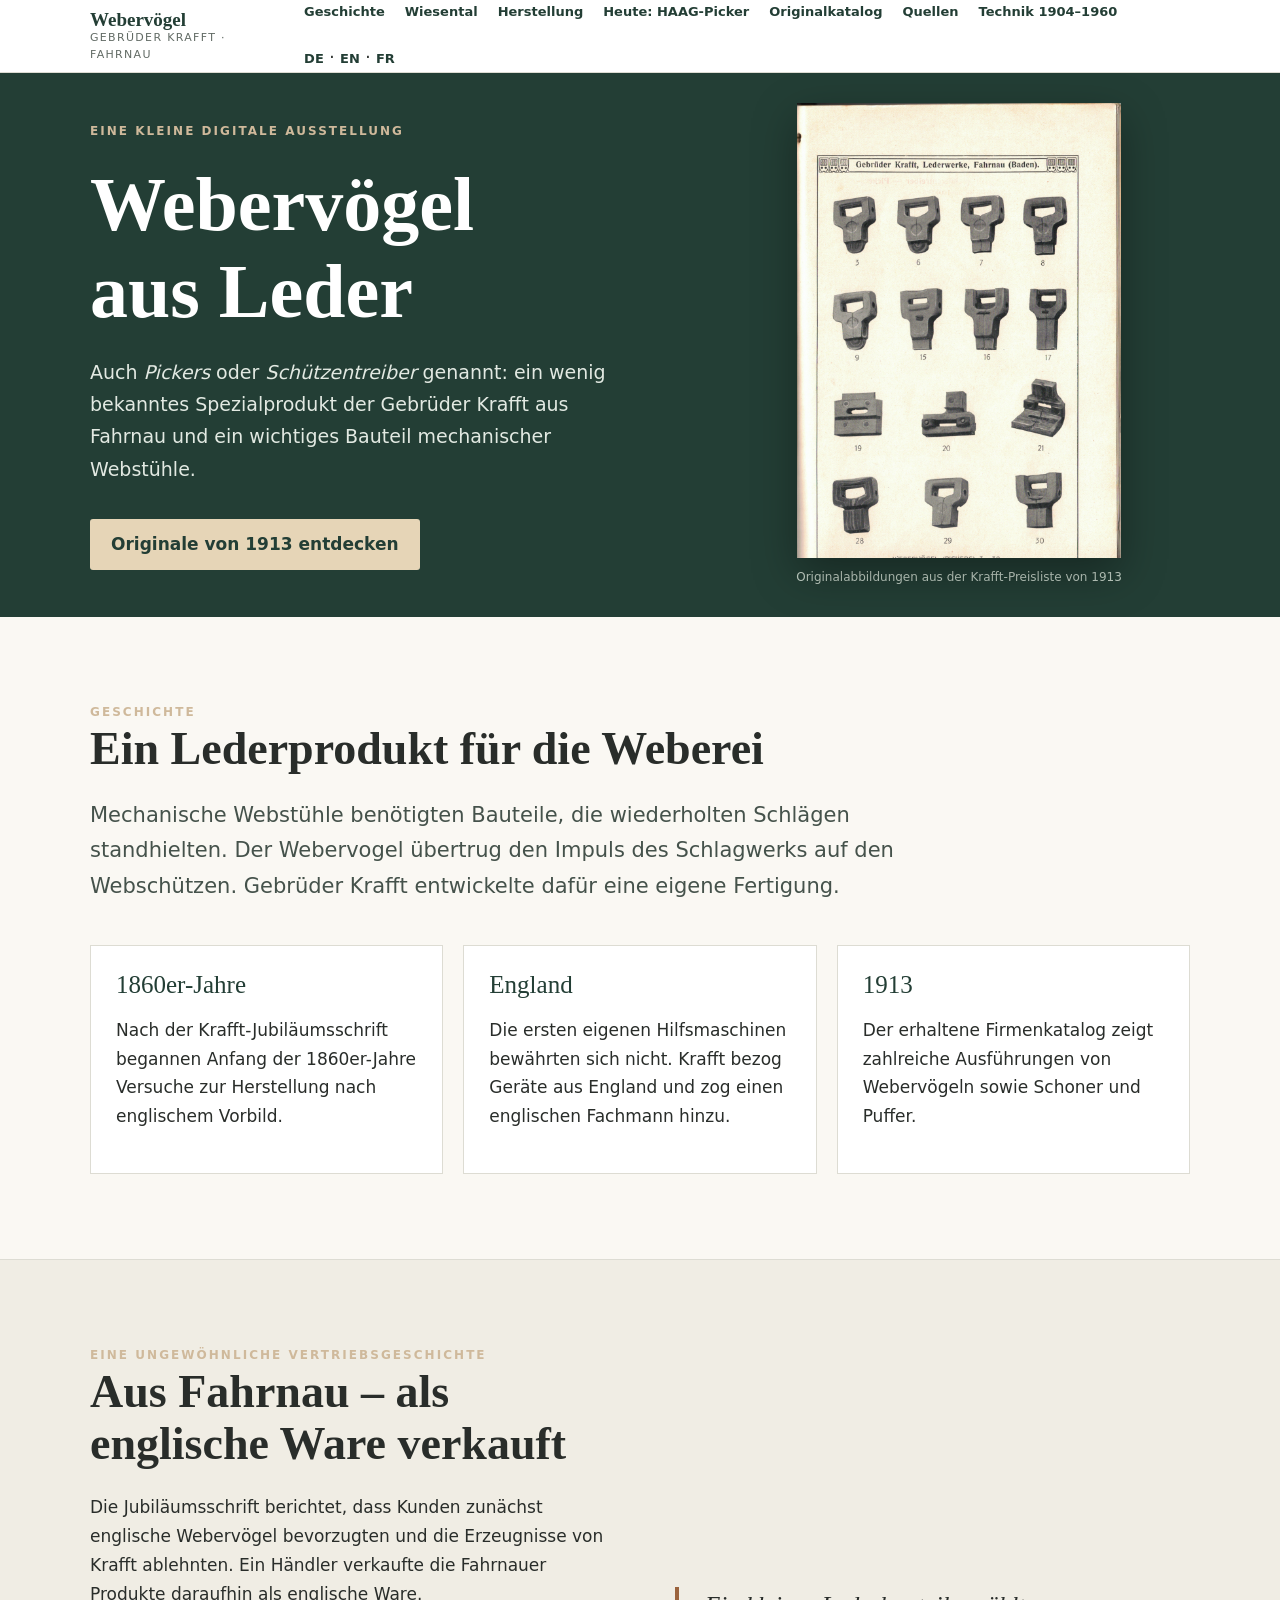
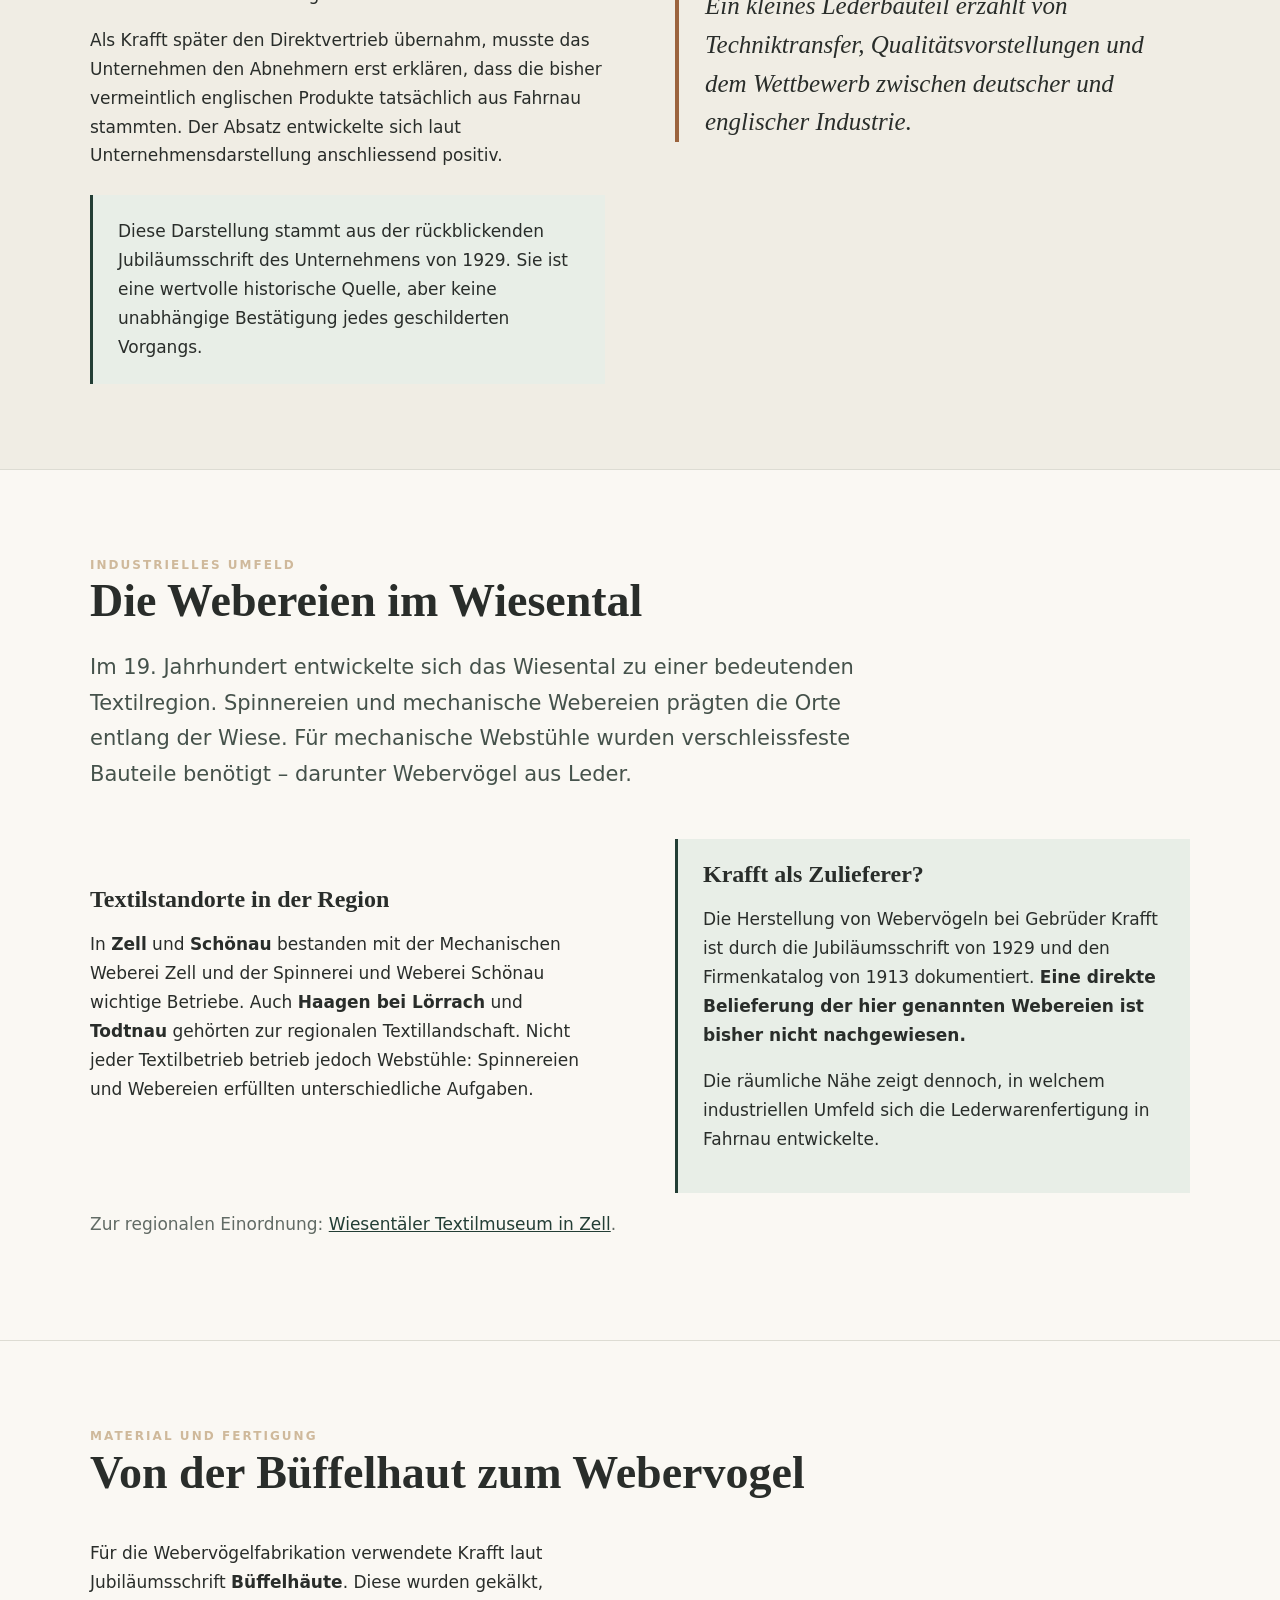
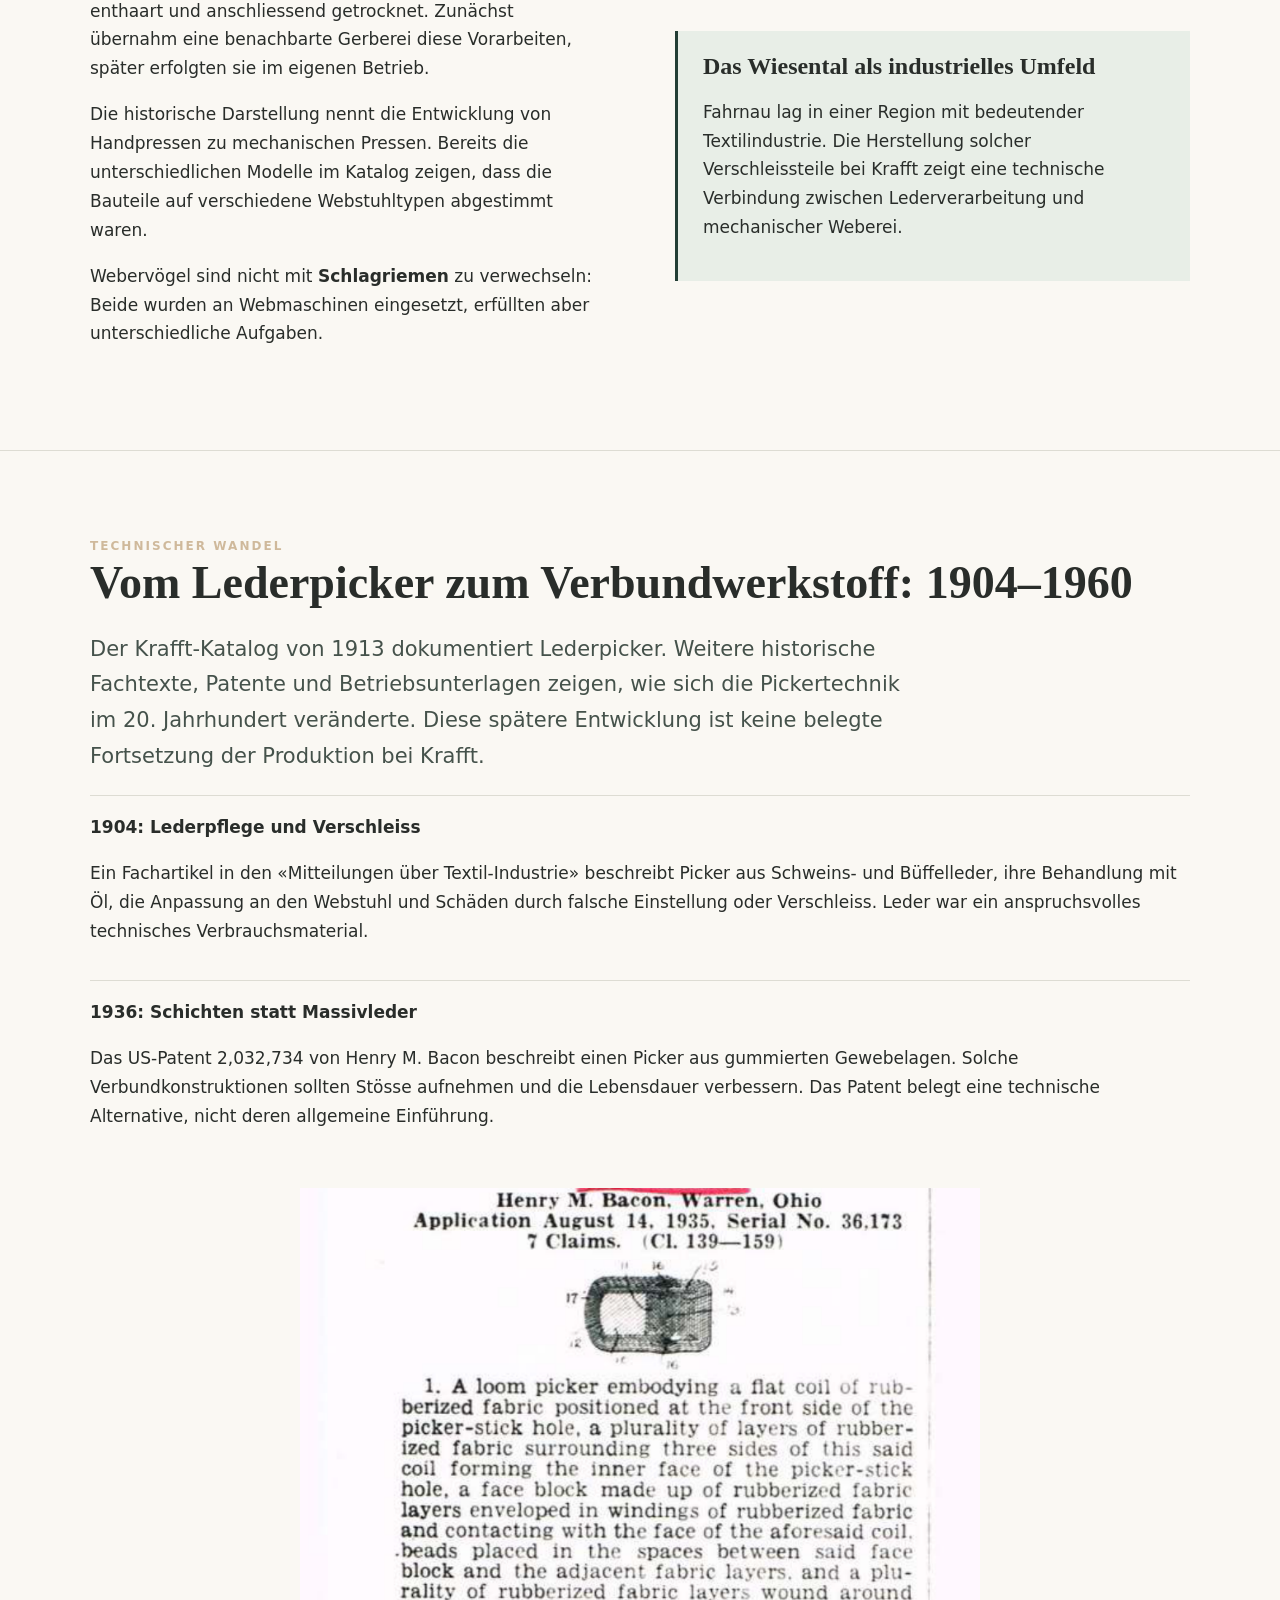
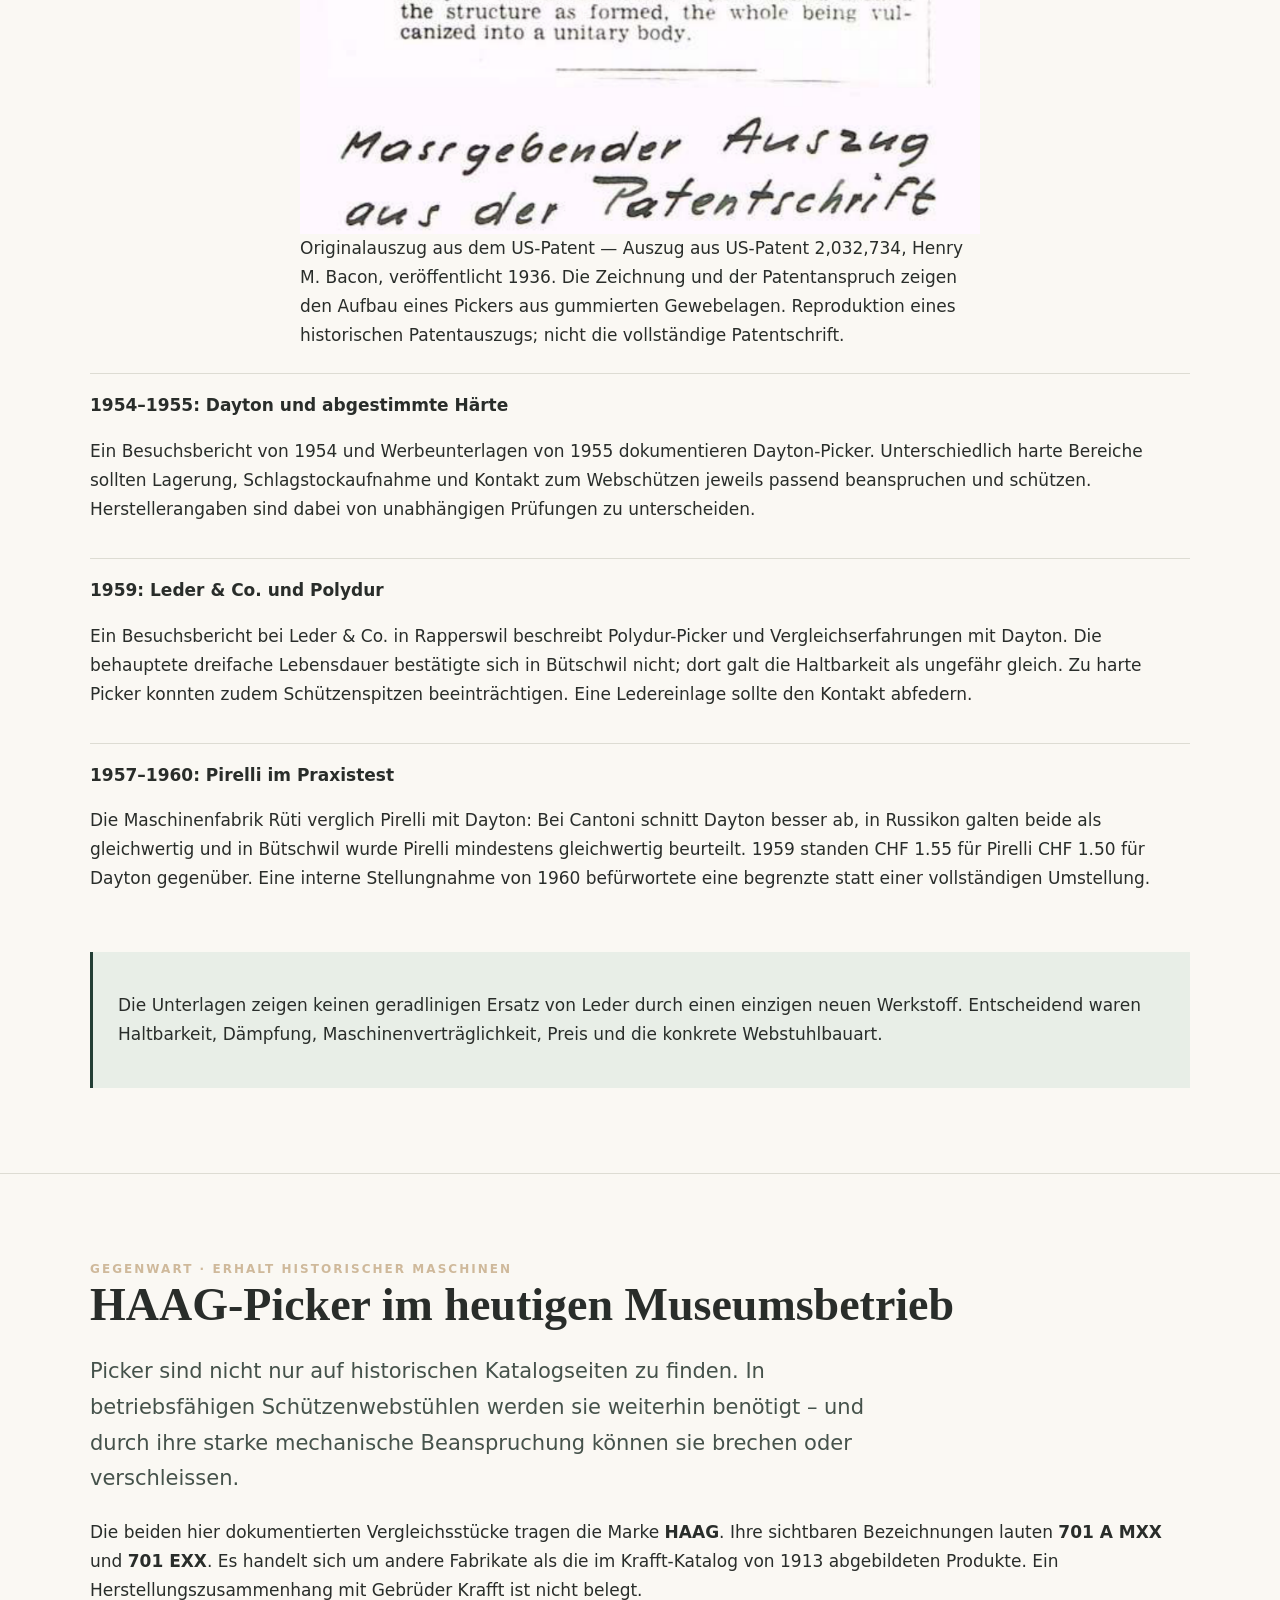
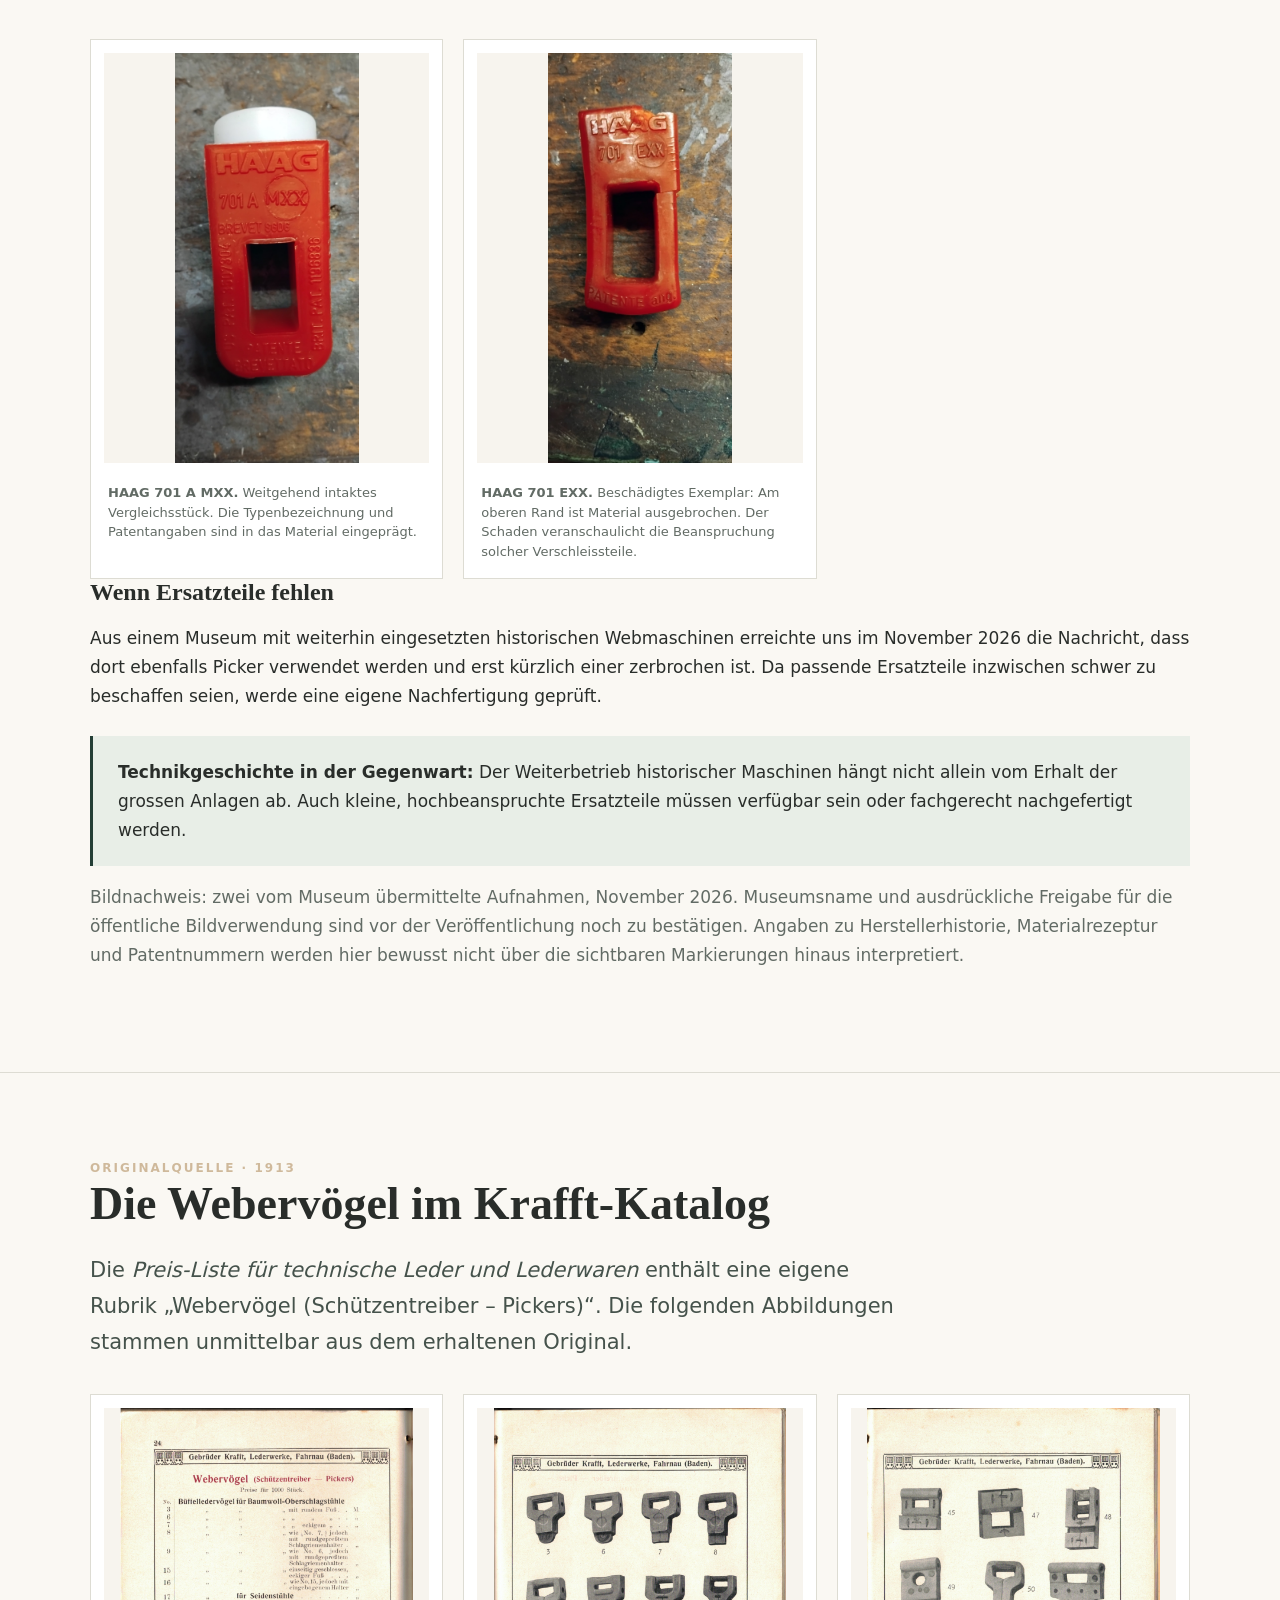
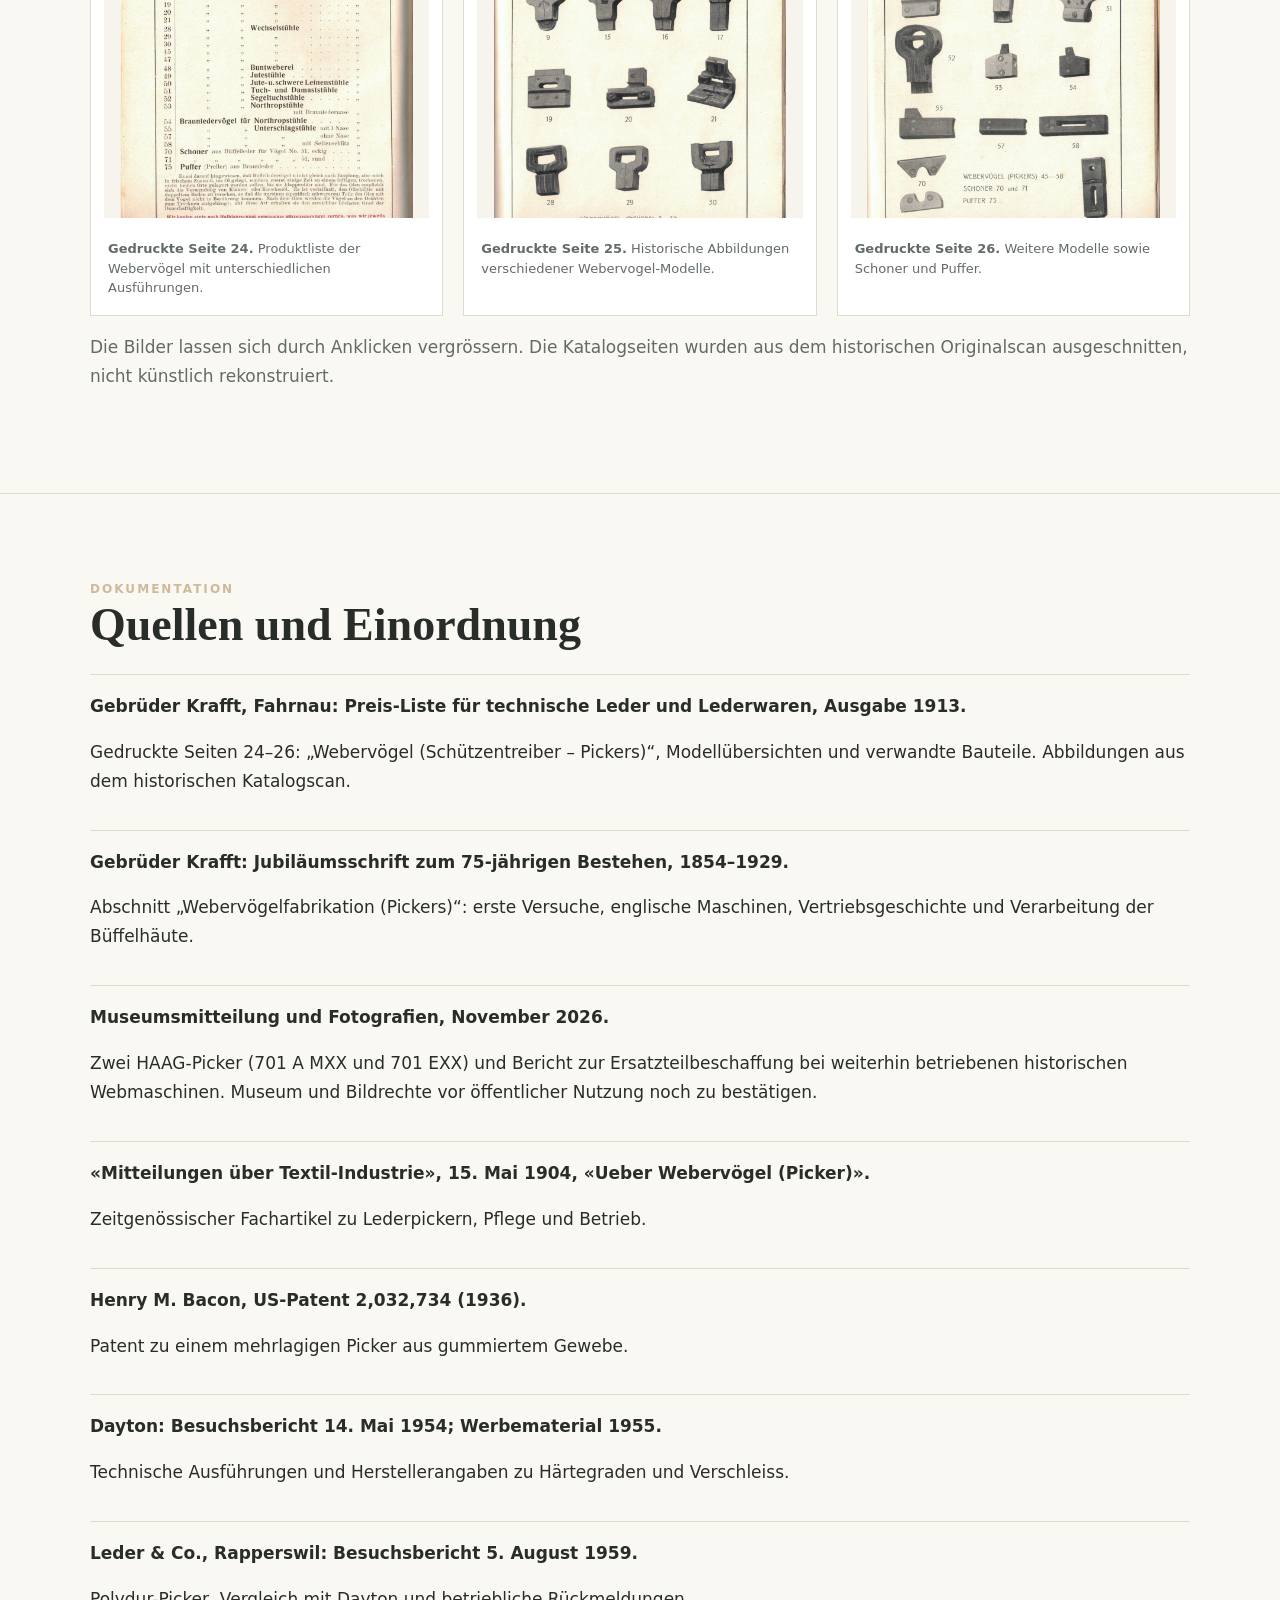
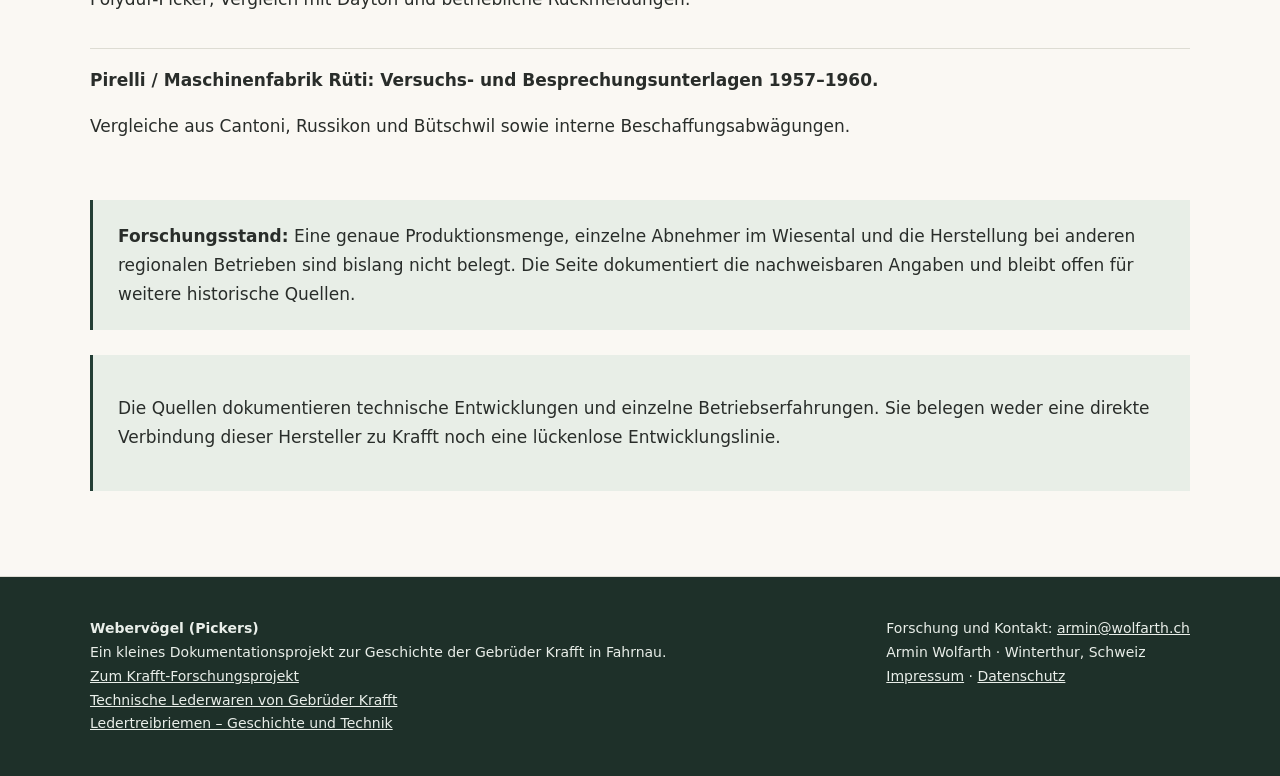
<file: index.html>
<!DOCTYPE html>

<html lang="de">
<head>
<meta charset="utf-8"/>
<meta content="width=device-width, initial-scale=1" name="viewport"/>
<title>Webervögel (Pickers) aus Leder | Gebrüder Krafft Fahrnau</title>
<meta content="Historische Webervögel (Pickers) aus Leder: Herstellung, englischer Technologietransfer, Krafft-Katalog 1913 und HAAG-Picker im heutigen Museumsbetrieb." name="description"/>
<meta content="index,follow" name="robots"/>
<link href="https://pickers.krafft-fahrnau.de/" rel="canonical"/>
<link href="style.css" rel="stylesheet"/>
<link href="https://pickers.krafft-fahrnau.de/" hreflang="de" rel="alternate"/><link href="https://pickers.krafft-fahrnau.de/en/" hreflang="en" rel="alternate"/><link href="https://pickers.krafft-fahrnau.de/fr/" hreflang="fr" rel="alternate"/></head>
<body>
<header class="top"><div class="wrap top-inner"><a class="brand" href="#start">Webervögel <small>Gebrüder Krafft · Fahrnau</small></a>
<nav aria-label="Hauptnavigation"><a href="#geschichte">Geschichte</a><a href="#wiesental">Wiesental</a><a href="#herstellung">Herstellung</a><a href="#haag">Heute: HAAG-Picker</a><a href="#katalog">Originalkatalog</a><a href="#quellen">Quellen</a><a href="#entwicklung">Technik 1904–1960</a><span aria-label="Sprachen" class="language-switch"><a aria-current="page" href="/">DE</a> · <a href="/en/">EN</a> · <a href="/fr/">FR</a></span></nav></div></header>
<main id="start">
<section class="hero"><div class="wrap hero-grid"><div><div class="eyebrow">Eine kleine digitale Ausstellung</div><h1>Webervögel<br/>aus Leder</h1><p>Auch <em>Pickers</em> oder <em>Schützentreiber</em> genannt: ein wenig bekanntes Spezialprodukt der Gebrüder Krafft aus Fahrnau und ein wichtiges Bauteil mechanischer Webstühle.</p><a class="button" href="#katalog">Originale von 1913 entdecken</a></div><figure><img alt="Historische Modellübersicht der Webervögel im Krafft-Katalog von 1913" src="assets/katalog-1913-webervoegel-modelle-1.png"/><figcaption>Originalabbildungen aus der Krafft-Preisliste von 1913</figcaption></figure></div></section>
<section class="section" id="geschichte"><div class="wrap"><div class="eyebrow">Geschichte</div><h2>Ein Lederprodukt für die Weberei</h2><p class="intro">Mechanische Webstühle benötigten Bauteile, die wiederholten Schlägen standhielten. Der Webervogel übertrug den Impuls des Schlagwerks auf den Webschützen. Gebrüder Krafft entwickelte dafür eine eigene Fertigung.</p><div class="facts"><div class="fact"><strong>1860er-Jahre</strong><p>Nach der Krafft-Jubiläumsschrift begannen Anfang der 1860er-Jahre Versuche zur Herstellung nach englischem Vorbild.</p></div><div class="fact"><strong>England</strong><p>Die ersten eigenen Hilfsmaschinen bewährten sich nicht. Krafft bezog Geräte aus England und zog einen englischen Fachmann hinzu.</p></div><div class="fact"><strong>1913</strong><p>Der erhaltene Firmenkatalog zeigt zahlreiche Ausführungen von Webervögeln sowie Schoner und Puffer.</p></div></div></div></section>
<section class="section story"><div class="wrap two"><div><div class="eyebrow">Eine ungewöhnliche Vertriebsgeschichte</div><h2>Aus Fahrnau – als englische Ware verkauft</h2><p>Die Jubiläumsschrift berichtet, dass Kunden zunächst englische Webervögel bevorzugten und die Erzeugnisse von Krafft ablehnten. Ein Händler verkaufte die Fahrnauer Produkte daraufhin als englische Ware.</p><p>Als Krafft später den Direktvertrieb übernahm, musste das Unternehmen den Abnehmern erst erklären, dass die bisher vermeintlich englischen Produkte tatsächlich aus Fahrnau stammten. Der Absatz entwickelte sich laut Unternehmensdarstellung anschliessend positiv.</p><div class="note">Diese Darstellung stammt aus der rückblickenden Jubiläumsschrift des Unternehmens von 1929. Sie ist eine wertvolle historische Quelle, aber keine unabhängige Bestätigung jedes geschilderten Vorgangs.</div></div><div><p class="quote">Ein kleines Lederbauteil erzählt von Techniktransfer, Qualitätsvorstellungen und dem Wettbewerb zwischen deutscher und englischer Industrie.</p></div></div></section>
<section class="section" id="wiesental"><div class="wrap"><div class="eyebrow">Industrielles Umfeld</div><h2>Die Webereien im Wiesental</h2><p class="intro">Im 19. Jahrhundert entwickelte sich das Wiesental zu einer bedeutenden Textilregion. Spinnereien und mechanische Webereien prägten die Orte entlang der Wiese. Für mechanische Webstühle wurden verschleissfeste Bauteile benötigt – darunter Webervögel aus Leder.</p><div class="two"><div><h3>Textilstandorte in der Region</h3><p>In <strong>Zell</strong> und <strong>Schönau</strong> bestanden mit der Mechanischen Weberei Zell und der Spinnerei und Weberei Schönau wichtige Betriebe. Auch <strong>Haagen bei Lörrach</strong> und <strong>Todtnau</strong> gehörten zur regionalen Textillandschaft. Nicht jeder Textilbetrieb betrieb jedoch Webstühle: Spinnereien und Webereien erfüllten unterschiedliche Aufgaben.</p></div><div class="note"><h3>Krafft als Zulieferer?</h3><p>Die Herstellung von Webervögeln bei Gebrüder Krafft ist durch die Jubiläumsschrift von 1929 und den Firmenkatalog von 1913 dokumentiert. <strong>Eine direkte Belieferung der hier genannten Webereien ist bisher nicht nachgewiesen.</strong></p><p>Die räumliche Nähe zeigt dennoch, in welchem industriellen Umfeld sich die Lederwarenfertigung in Fahrnau entwickelte.</p></div></div><p class="muted">Zur regionalen Einordnung: <a href="https://www.wiesentaeler-textilmuseum.de/" rel="noopener noreferrer" target="_blank">Wiesentäler Textilmuseum in Zell</a>.</p></div></section>
<section class="section" id="herstellung"><div class="wrap"><div class="eyebrow">Material und Fertigung</div><h2>Von der Büffelhaut zum Webervogel</h2><div class="two"><div><p>Für die Webervögelfabrikation verwendete Krafft laut Jubiläumsschrift <strong>Büffelhäute</strong>. Diese wurden gekälkt, enthaart und anschliessend getrocknet. Zunächst übernahm eine benachbarte Gerberei diese Vorarbeiten, später erfolgten sie im eigenen Betrieb.</p><p>Die historische Darstellung nennt die Entwicklung von Handpressen zu mechanischen Pressen. Bereits die unterschiedlichen Modelle im Katalog zeigen, dass die Bauteile auf verschiedene Webstuhltypen abgestimmt waren.</p><p>Webervögel sind nicht mit <strong>Schlagriemen</strong> zu verwechseln: Beide wurden an Webmaschinen eingesetzt, erfüllten aber unterschiedliche Aufgaben.</p></div><div class="note"><h3>Das Wiesental als industrielles Umfeld</h3><p>Fahrnau lag in einer Region mit bedeutender Textilindustrie. Die Herstellung solcher Verschleissteile bei Krafft zeigt eine technische Verbindung zwischen Lederverarbeitung und mechanischer Weberei.</p></div></div></div></section>
<section class="section" id="entwicklung"><div class="wrap"><div class="eyebrow">Technischer Wandel</div><h2>Vom Lederpicker zum Verbundwerkstoff: 1904–1960</h2><p class="intro">Der Krafft-Katalog von 1913 dokumentiert Lederpicker. Weitere historische Fachtexte, Patente und Betriebsunterlagen zeigen, wie sich die Pickertechnik im 20. Jahrhundert veränderte. Diese spätere Entwicklung ist keine belegte Fortsetzung der Produktion bei Krafft.</p><div class="source"><strong>1904: Lederpflege und Verschleiss</strong><p>Ein Fachartikel in den «Mitteilungen über Textil-Industrie» beschreibt Picker aus Schweins- und Büffelleder, ihre Behandlung mit Öl, die Anpassung an den Webstuhl und Schäden durch falsche Einstellung oder Verschleiss. Leder war ein anspruchsvolles technisches Verbrauchsmaterial.</p></div><div class="source"><strong>1936: Schichten statt Massivleder</strong><p>Das US-Patent 2,032,734 von Henry M. Bacon beschreibt einen Picker aus gummierten Gewebelagen. Solche Verbundkonstruktionen sollten Stösse aufnehmen und die Lebensdauer verbessern. Das Patent belegt eine technische Alternative, nicht deren allgemeine Einführung.</p></div><figure class="patent-figure" style="max-width:680px;margin:1.5rem auto;"><img alt="Patentzeichnung und Textauszug aus US-Patent 2,032,734 (1936), Henry M. Bacon" loading="lazy" src="assets/us-patent-2032734-bacon-1936-auszug.png" style="width:100%;height:auto;display:block;"/><figcaption>Originalauszug aus dem US-Patent — Auszug aus US-Patent 2,032,734, Henry M. Bacon, veröffentlicht 1936. Die Zeichnung und der Patentanspruch zeigen den Aufbau eines Pickers aus gummierten Gewebelagen. Reproduktion eines historischen Patentauszugs; nicht die vollständige Patentschrift.</figcaption></figure><div class="source"><strong>1954–1955: Dayton und abgestimmte Härte</strong><p>Ein Besuchsbericht von 1954 und Werbeunterlagen von 1955 dokumentieren Dayton-Picker. Unterschiedlich harte Bereiche sollten Lagerung, Schlagstockaufnahme und Kontakt zum Webschützen jeweils passend beanspruchen und schützen. Herstellerangaben sind dabei von unabhängigen Prüfungen zu unterscheiden.</p></div><div class="source"><strong>1959: Leder &amp; Co. und Polydur</strong><p>Ein Besuchsbericht bei Leder &amp; Co. in Rapperswil beschreibt Polydur-Picker und Vergleichserfahrungen mit Dayton. Die behauptete dreifache Lebensdauer bestätigte sich in Bütschwil nicht; dort galt die Haltbarkeit als ungefähr gleich. Zu harte Picker konnten zudem Schützenspitzen beeinträchtigen. Eine Ledereinlage sollte den Kontakt abfedern.</p></div><div class="source"><strong>1957–1960: Pirelli im Praxistest</strong><p>Die Maschinenfabrik Rüti verglich Pirelli mit Dayton: Bei Cantoni schnitt Dayton besser ab, in Russikon galten beide als gleichwertig und in Bütschwil wurde Pirelli mindestens gleichwertig beurteilt. 1959 standen CHF 1.55 für Pirelli CHF 1.50 für Dayton gegenüber. Eine interne Stellungnahme von 1960 befürwortete eine begrenzte statt einer vollständigen Umstellung.</p></div><div class="note"><p>Die Unterlagen zeigen keinen geradlinigen Ersatz von Leder durch einen einzigen neuen Werkstoff. Entscheidend waren Haltbarkeit, Dämpfung, Maschinenverträglichkeit, Preis und die konkrete Webstuhlbauart.</p></div></div></section><section class="section" id="haag"><div class="wrap"><div class="eyebrow">Gegenwart · Erhalt historischer Maschinen</div><h2>HAAG-Picker im heutigen Museumsbetrieb</h2><p class="intro">Picker sind nicht nur auf historischen Katalogseiten zu finden. In betriebsfähigen Schützenwebstühlen werden sie weiterhin benötigt – und durch ihre starke mechanische Beanspruchung können sie brechen oder verschleissen.</p><p>Die beiden hier dokumentierten Vergleichsstücke tragen die Marke <strong>HAAG</strong>. Ihre sichtbaren Bezeichnungen lauten <strong>701 A MXX</strong> und <strong>701 EXX</strong>. Es handelt sich um andere Fabrikate als die im Krafft-Katalog von 1913 abgebildeten Produkte. Ein Herstellungszusammenhang mit Gebrüder Krafft ist nicht belegt.</p>
<div class="gallery haag-gallery"><figure><a href="assets/haag-701-a-mxx.jpg" rel="noopener noreferrer" target="_blank"><img alt="Roter HAAG-Picker 701 A MXX mit rechteckiger Öffnung und weissem oberen Bauteil" loading="lazy" src="assets/haag-701-a-mxx.jpg"/></a><figcaption><strong>HAAG 701 A MXX.</strong> Weitgehend intaktes Vergleichsstück. Die Typenbezeichnung und Patentangaben sind in das Material eingeprägt.</figcaption></figure><figure><a href="assets/haag-701-exx-beschaedigt.jpg" rel="noopener noreferrer" target="_blank"><img alt="Roter HAAG-Picker 701 EXX mit deutlich ausgebrochenem oberen Rand" loading="lazy" src="assets/haag-701-exx-beschaedigt.jpg"/></a><figcaption><strong>HAAG 701 EXX.</strong> Beschädigtes Exemplar: Am oberen Rand ist Material ausgebrochen. Der Schaden veranschaulicht die Beanspruchung solcher Verschleissteile.</figcaption></figure></div>
<h3>Wenn Ersatzteile fehlen</h3><p>Aus einem Museum mit weiterhin eingesetzten historischen Webmaschinen erreichte uns im November 2026 die Nachricht, dass dort ebenfalls Picker verwendet werden und erst kürzlich einer zerbrochen ist. Da passende Ersatzteile inzwischen schwer zu beschaffen seien, werde eine eigene Nachfertigung geprüft.</p><div class="note"><strong>Technikgeschichte in der Gegenwart:</strong> Der Weiterbetrieb historischer Maschinen hängt nicht allein vom Erhalt der grossen Anlagen ab. Auch kleine, hochbeanspruchte Ersatzteile müssen verfügbar sein oder fachgerecht nachgefertigt werden.</div><p class="muted">Bildnachweis: zwei vom Museum übermittelte Aufnahmen, November 2026. Museumsname und ausdrückliche Freigabe für die öffentliche Bildverwendung sind vor der Veröffentlichung noch zu bestätigen. Angaben zu Herstellerhistorie, Materialrezeptur und Patentnummern werden hier bewusst nicht über die sichtbaren Markierungen hinaus interpretiert.</p></div></section>
<section class="section" id="katalog"><div class="wrap"><div class="eyebrow">Originalquelle · 1913</div><h2>Die Webervögel im Krafft-Katalog</h2><p class="intro">Die <em>Preis-Liste für technische Leder und Lederwaren</em> enthält eine eigene Rubrik „Webervögel (Schützentreiber – Pickers)“. Die folgenden Abbildungen stammen unmittelbar aus dem erhaltenen Original.</p><div class="gallery"><figure><a href="assets/katalog-1913-webervoegel-preise.png" rel="noopener noreferrer" target="_blank"><img alt="Krafft-Katalog 1913, gedruckte Seite 24: Webervögel und Modellnummern" loading="lazy" src="assets/katalog-1913-webervoegel-preise.png"/></a><figcaption><strong>Gedruckte Seite 24.</strong> Produktliste der Webervögel mit unterschiedlichen Ausführungen.</figcaption></figure><figure><a href="assets/katalog-1913-webervoegel-modelle-1.png" rel="noopener noreferrer" target="_blank"><img alt="Krafft-Katalog 1913, Modellabbildungen auf gedruckter Seite 25" loading="lazy" src="assets/katalog-1913-webervoegel-modelle-1.png"/></a><figcaption><strong>Gedruckte Seite 25.</strong> Historische Abbildungen verschiedener Webervogel-Modelle.</figcaption></figure><figure><a href="assets/katalog-1913-webervoegel-modelle-2.png" rel="noopener noreferrer" target="_blank"><img alt="Krafft-Katalog 1913, gedruckte Seite 26: weitere Pickers, Schoner und Puffer" loading="lazy" src="assets/katalog-1913-webervoegel-modelle-2.png"/></a><figcaption><strong>Gedruckte Seite 26.</strong> Weitere Modelle sowie Schoner und Puffer.</figcaption></figure></div><p class="muted">Die Bilder lassen sich durch Anklicken vergrössern. Die Katalogseiten wurden aus dem historischen Originalscan ausgeschnitten, nicht künstlich rekonstruiert.</p></div></section>
<section class="section" id="quellen"><div class="wrap"><div class="eyebrow">Dokumentation</div><h2>Quellen und Einordnung</h2><div class="source"><strong>Gebrüder Krafft, Fahrnau: Preis-Liste für technische Leder und Lederwaren, Ausgabe 1913.</strong><p>Gedruckte Seiten 24–26: „Webervögel (Schützentreiber – Pickers)“, Modellübersichten und verwandte Bauteile. Abbildungen aus dem historischen Katalogscan.</p></div><div class="source"><strong>Gebrüder Krafft: Jubiläumsschrift zum 75-jährigen Bestehen, 1854–1929.</strong><p>Abschnitt „Webervögelfabrikation (Pickers)“: erste Versuche, englische Maschinen, Vertriebsgeschichte und Verarbeitung der Büffelhäute.</p></div><div class="source"><strong>Museumsmitteilung und Fotografien, November 2026.</strong><p>Zwei HAAG-Picker (701 A MXX und 701 EXX) und Bericht zur Ersatzteilbeschaffung bei weiterhin betriebenen historischen Webmaschinen. Museum und Bildrechte vor öffentlicher Nutzung noch zu bestätigen.</p></div><div class="source"><strong>«Mitteilungen über Textil-Industrie», 15. Mai 1904, «Ueber Webervögel (Picker)».</strong><p>Zeitgenössischer Fachartikel zu Lederpickern, Pflege und Betrieb.</p></div><div class="source"><strong>Henry M. Bacon, US-Patent 2,032,734 (1936).</strong><p>Patent zu einem mehrlagigen Picker aus gummiertem Gewebe.</p></div><div class="source"><strong>Dayton: Besuchsbericht 14. Mai 1954; Werbematerial 1955.</strong><p>Technische Ausführungen und Herstellerangaben zu Härtegraden und Verschleiss.</p></div><div class="source"><strong>Leder &amp; Co., Rapperswil: Besuchsbericht 5. August 1959.</strong><p>Polydur-Picker, Vergleich mit Dayton und betriebliche Rückmeldungen.</p></div><div class="source"><strong>Pirelli / Maschinenfabrik Rüti: Versuchs- und Besprechungsunterlagen 1957–1960.</strong><p>Vergleiche aus Cantoni, Russikon und Bütschwil sowie interne Beschaffungsabwägungen.</p></div><div class="note"><strong>Forschungsstand:</strong> Eine genaue Produktionsmenge, einzelne Abnehmer im Wiesental und die Herstellung bei anderen regionalen Betrieben sind bislang nicht belegt. Die Seite dokumentiert die nachweisbaren Angaben und bleibt offen für weitere historische Quellen.</div><div class="note"><p>Die Quellen dokumentieren technische Entwicklungen und einzelne Betriebserfahrungen. Sie belegen weder eine direkte Verbindung dieser Hersteller zu Krafft noch eine lückenlose Entwicklungslinie.</p></div></div></section>
</main><footer class="footer"><div class="wrap footer-inner"><p><strong>Webervögel (Pickers)</strong><br/>Ein kleines Dokumentationsprojekt zur Geschichte der Gebrüder Krafft in Fahrnau.<br/><a href="https://krafft-fahrnau.de/">Zum Krafft-Forschungsprojekt</a><br/><a href="https://technische-lederwaren.krafft-fahrnau.de/">Technische Lederwaren von Gebrüder Krafft</a><br/><a href="https://ledertreibriemen.de/">Ledertreibriemen – Geschichte und Technik</a></p><p>Forschung und Kontakt: <a href="mailto:armin@wolfarth.ch">armin@wolfarth.ch</a><br/>Armin Wolfarth · Winterthur, Schweiz<br/><a href="impressum.html">Impressum</a> · <a href="datenschutz.html">Datenschutz</a></p></div></footer>
</body></html>
</file>
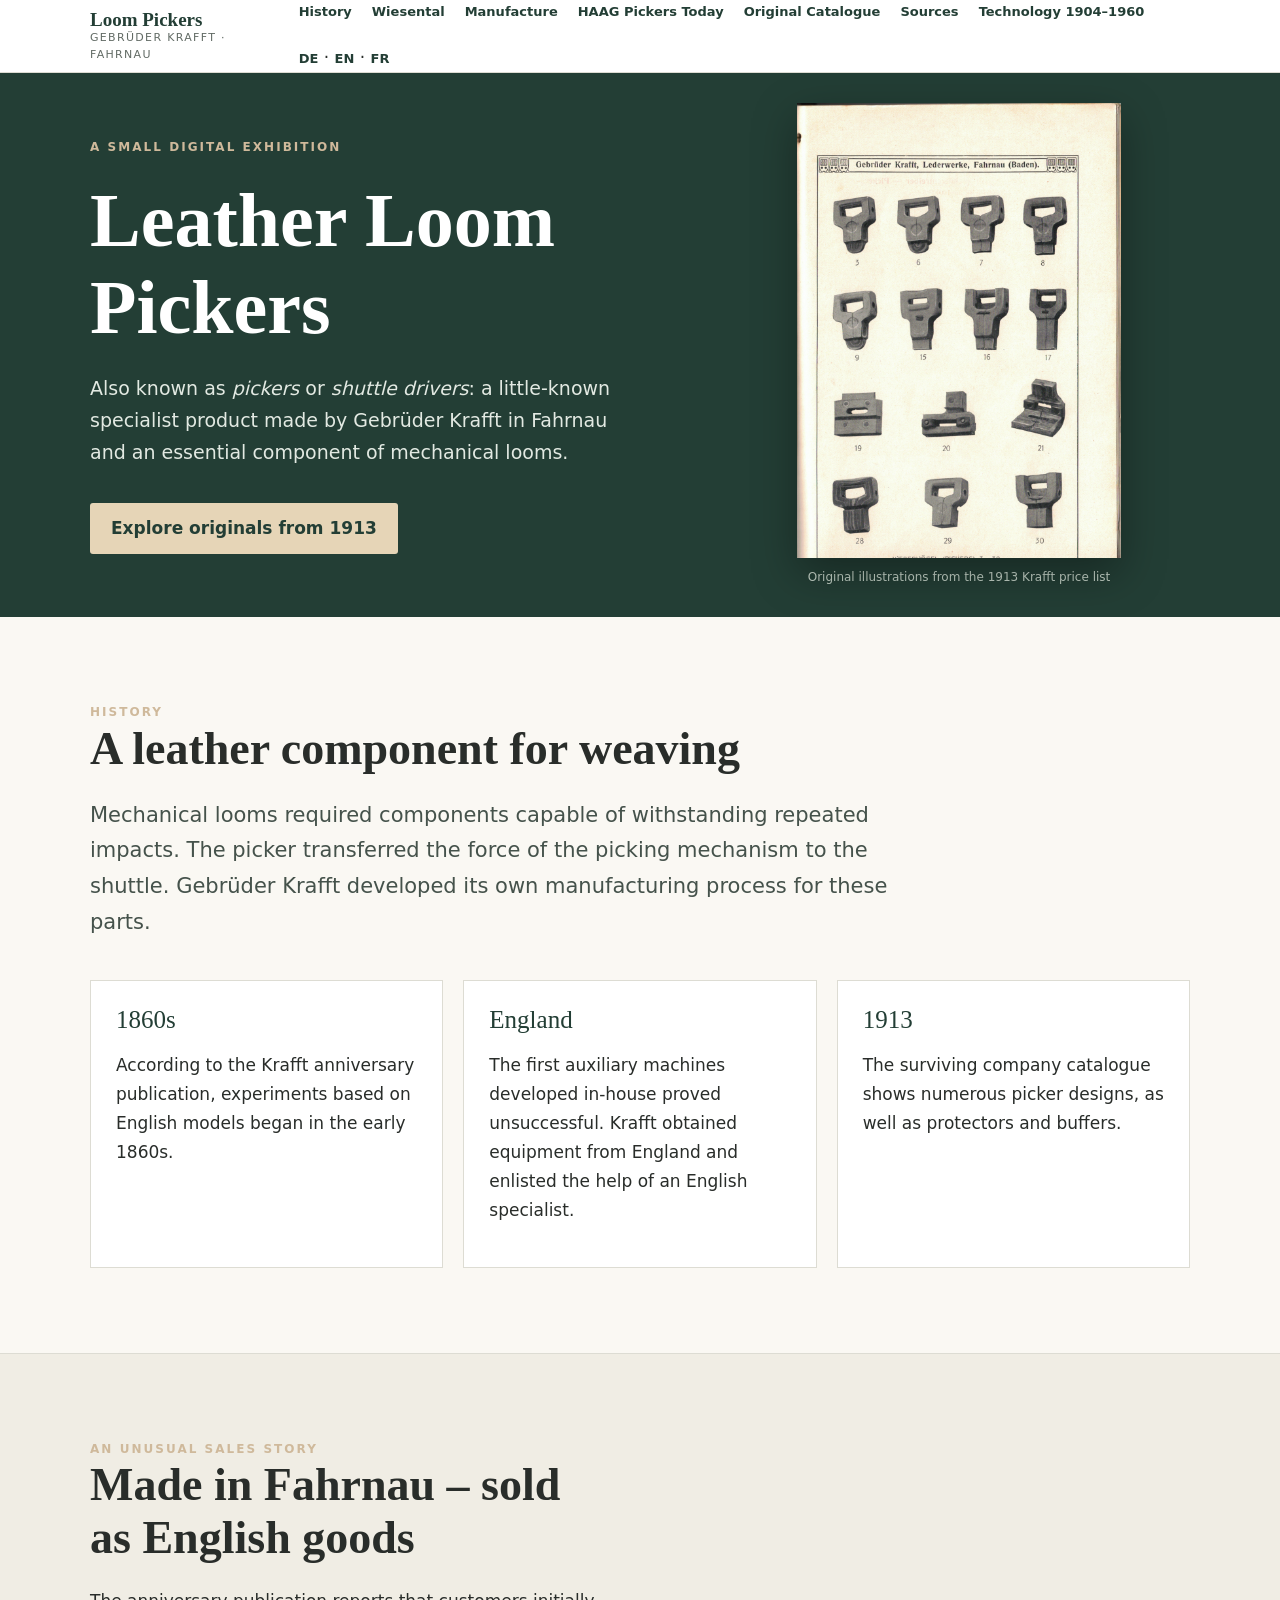
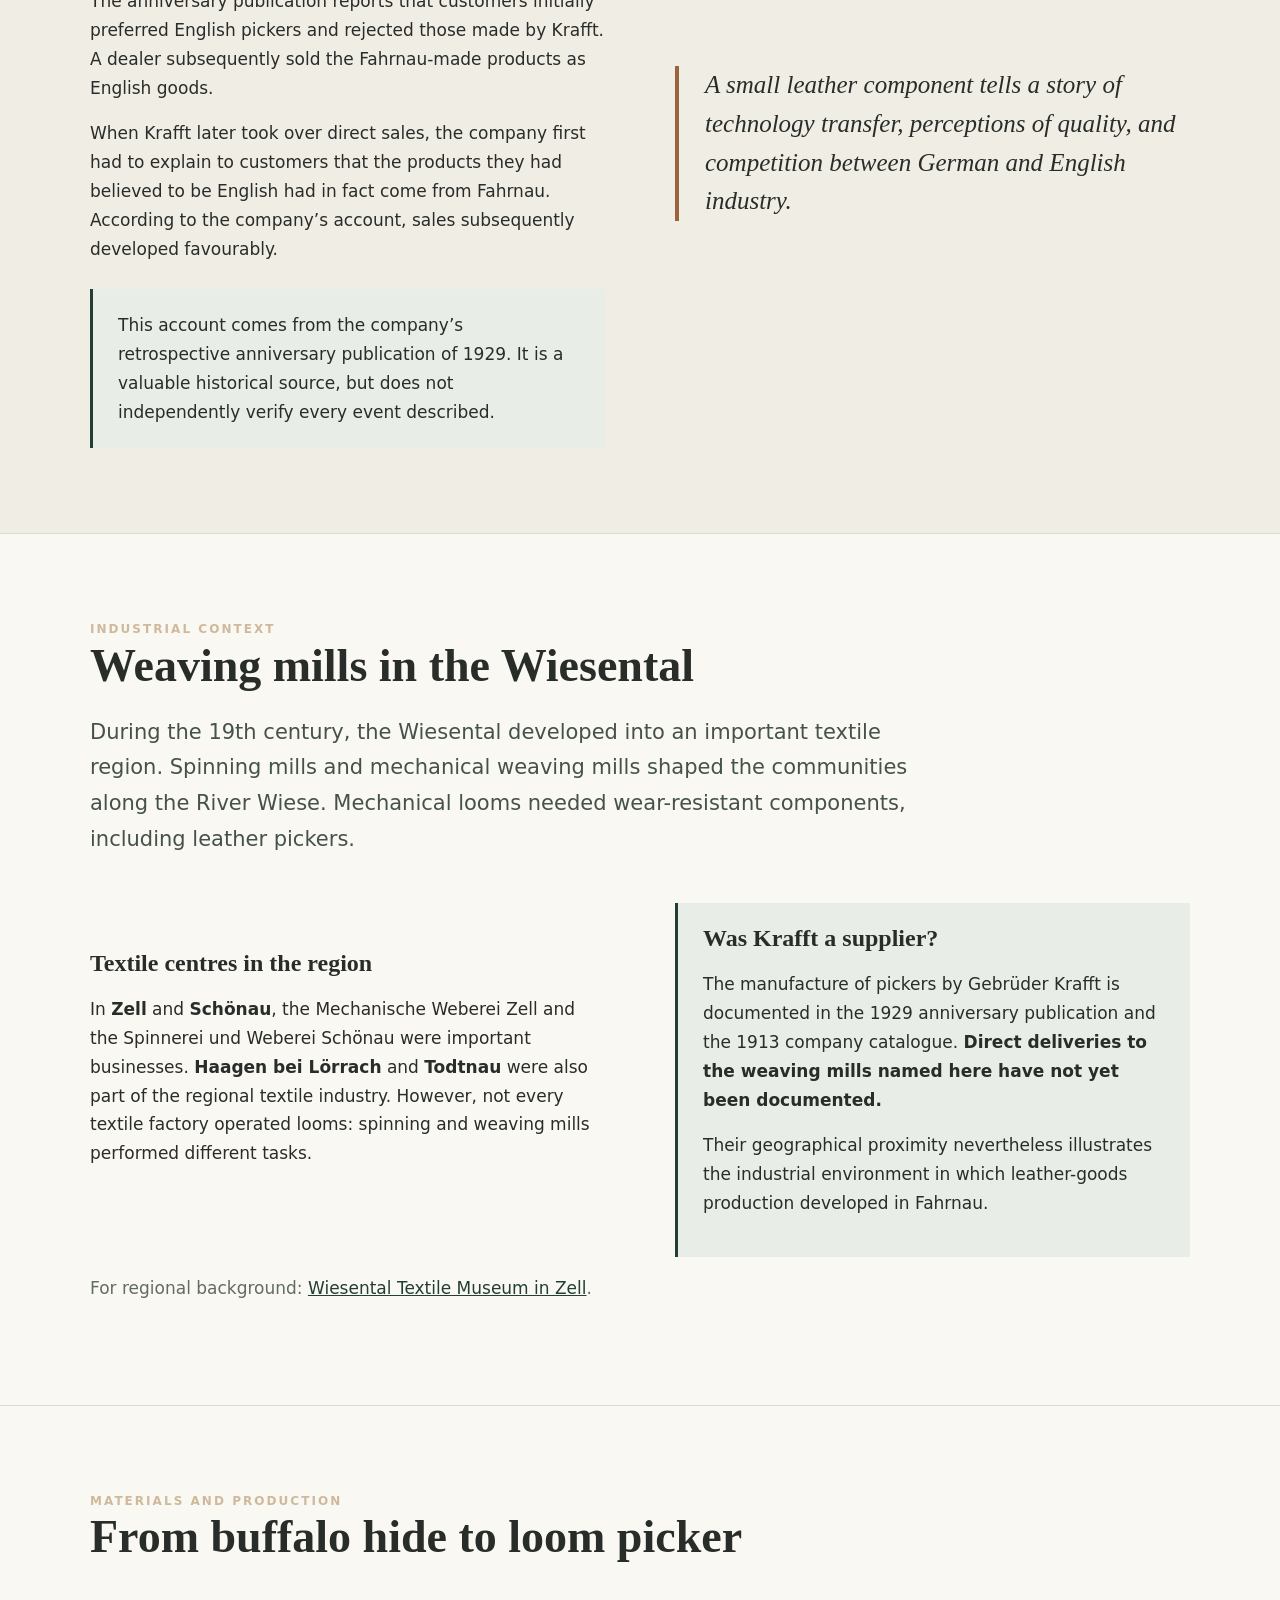
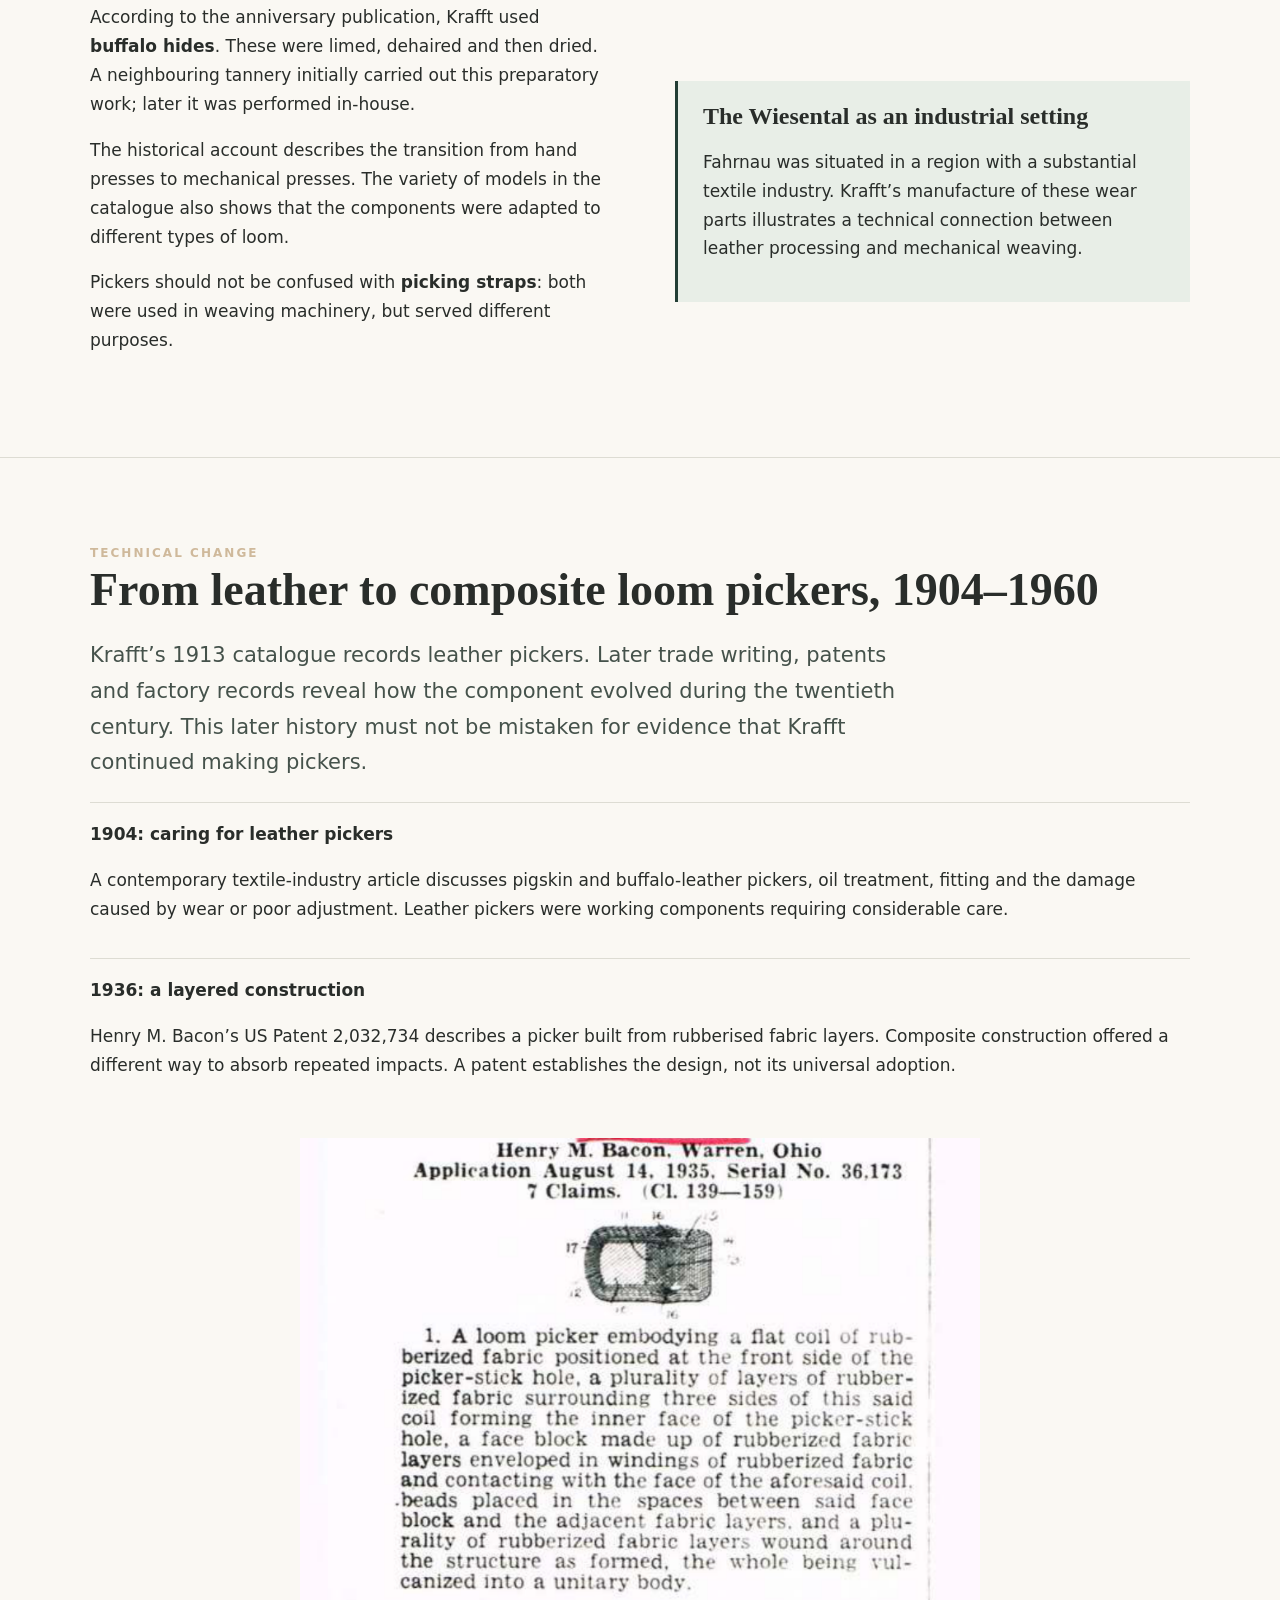
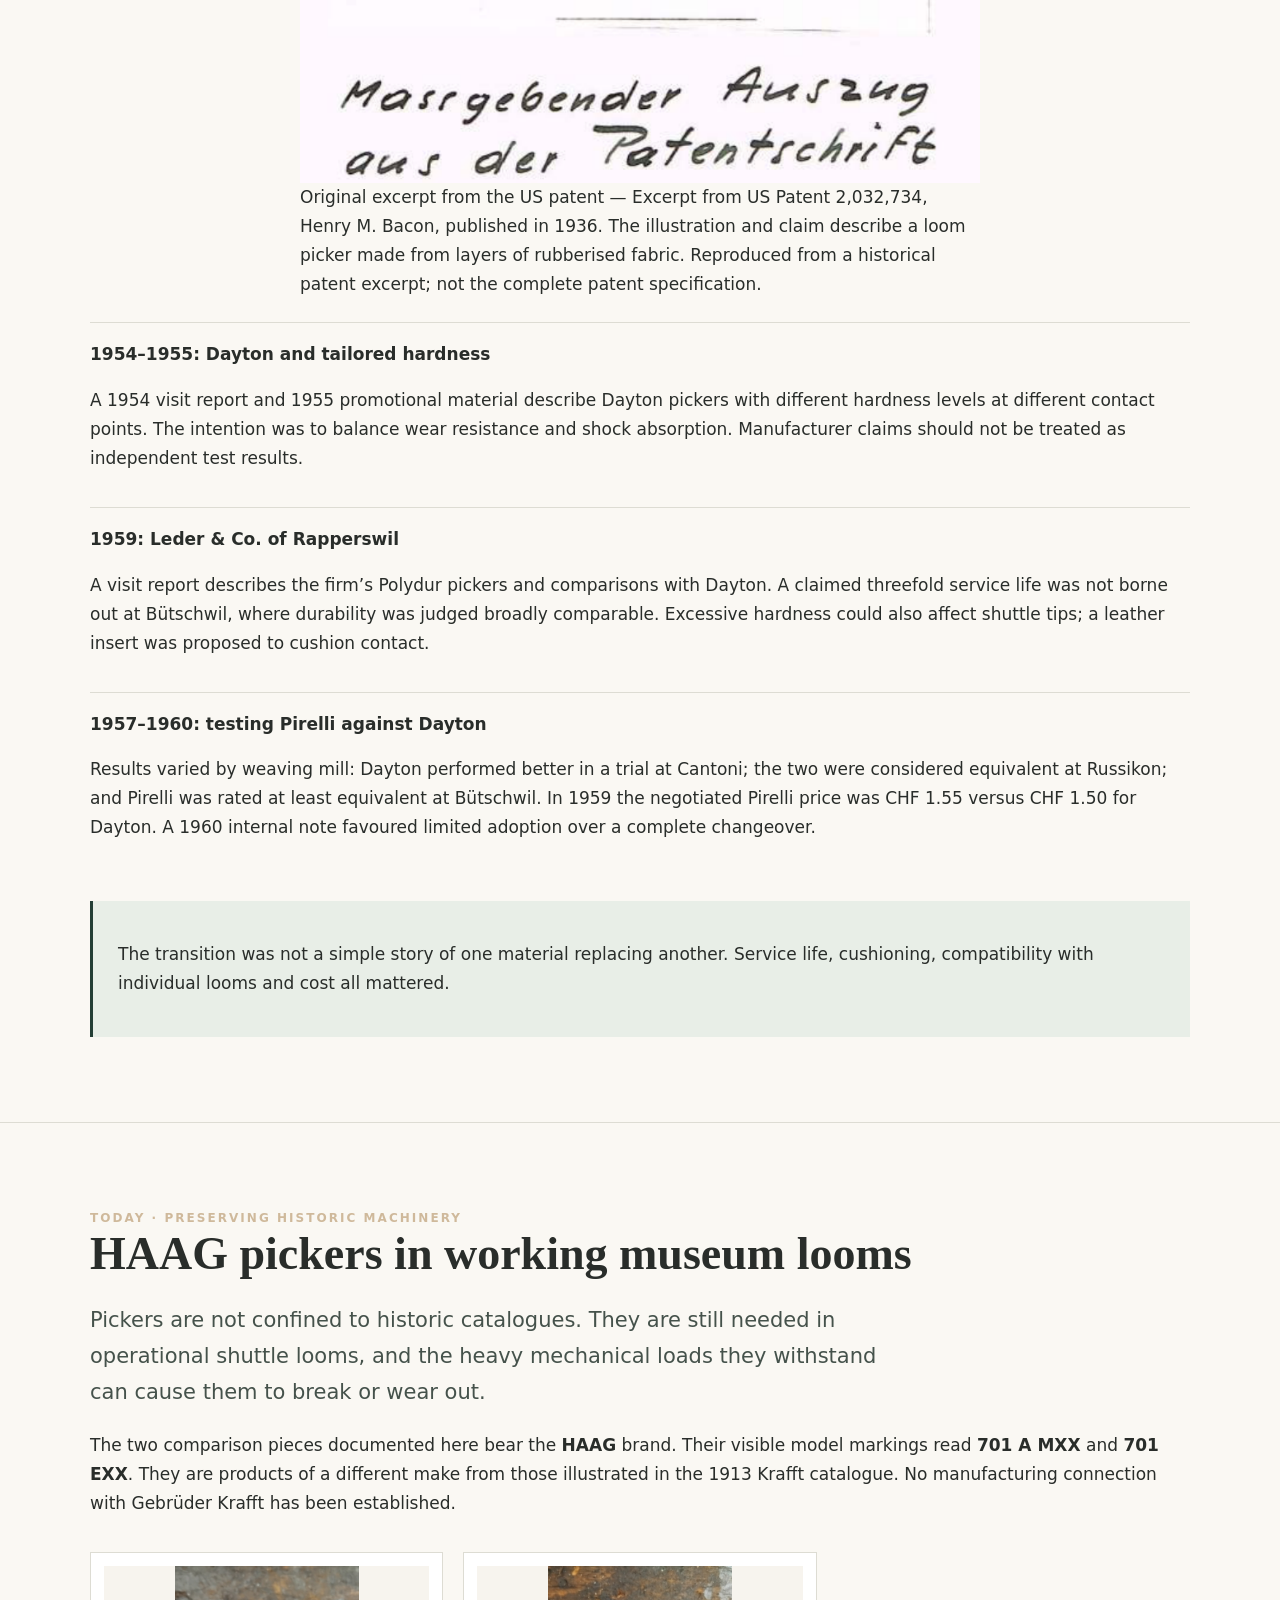
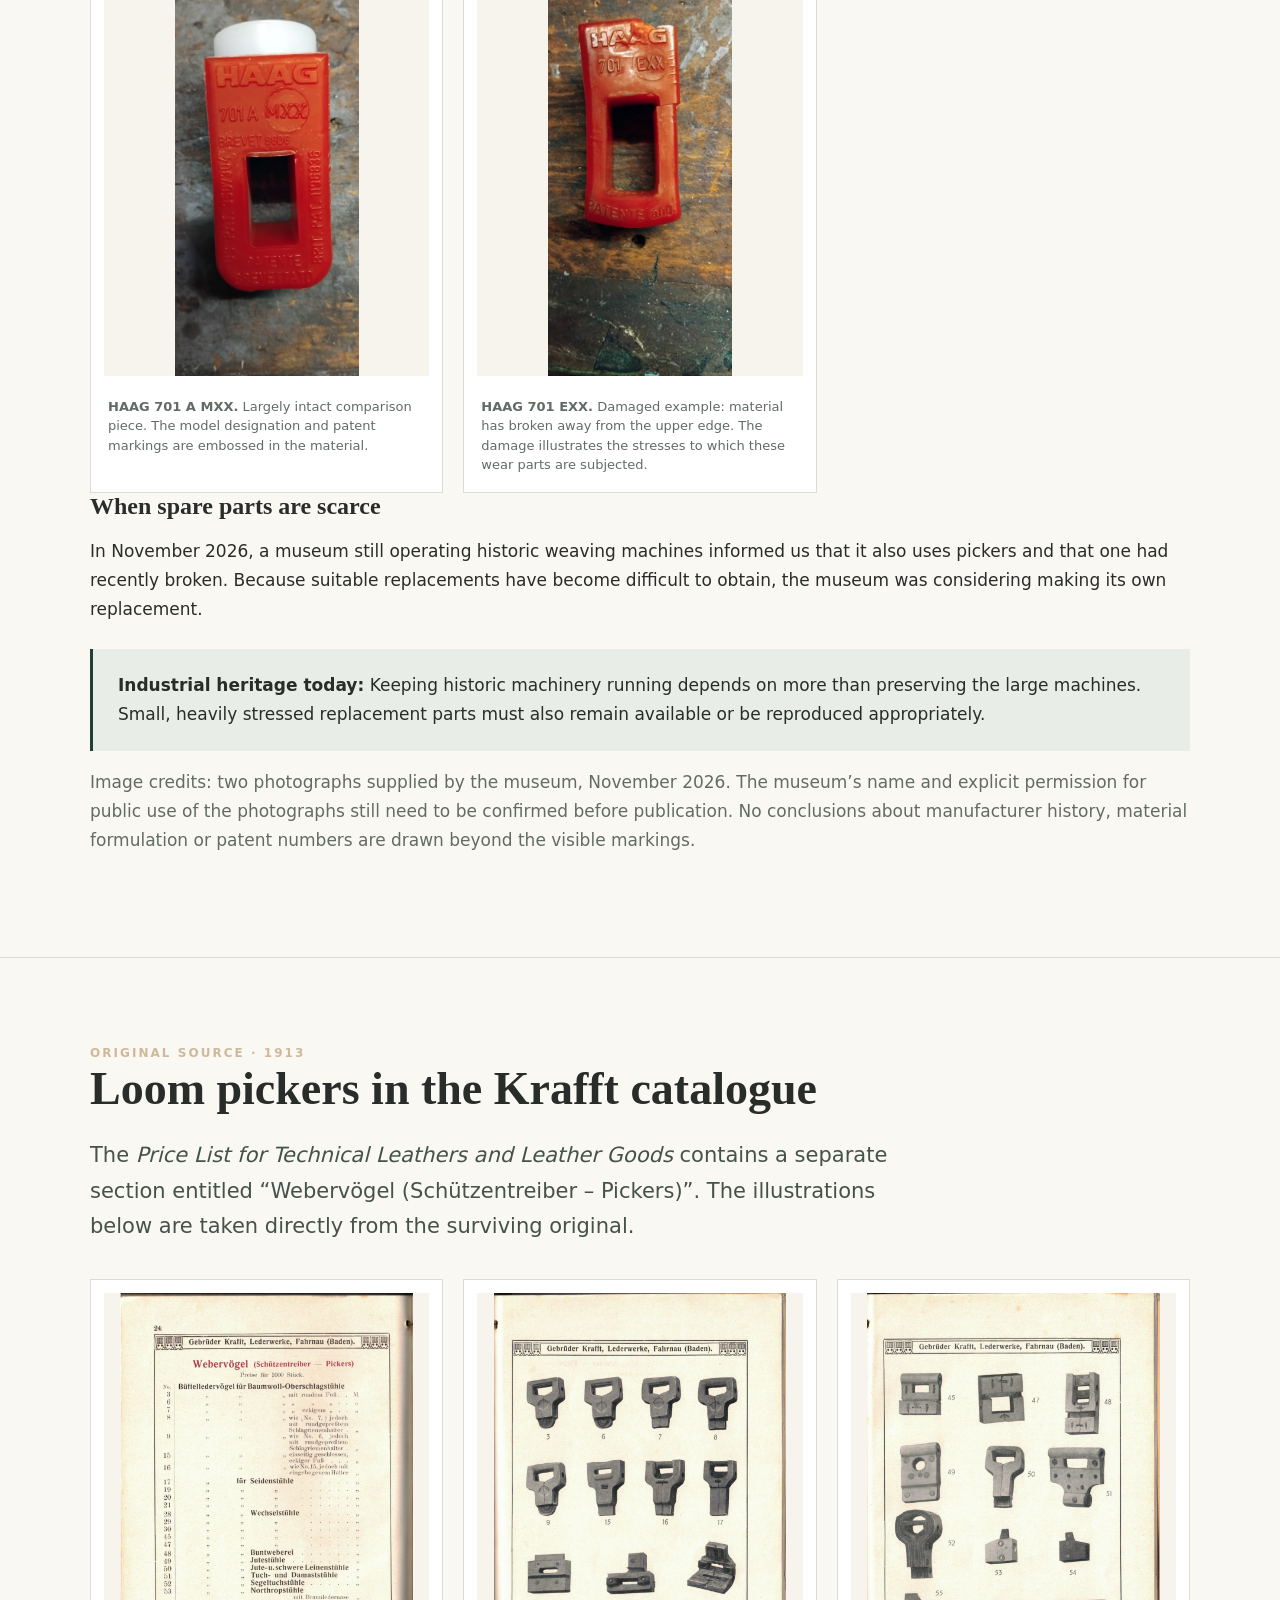
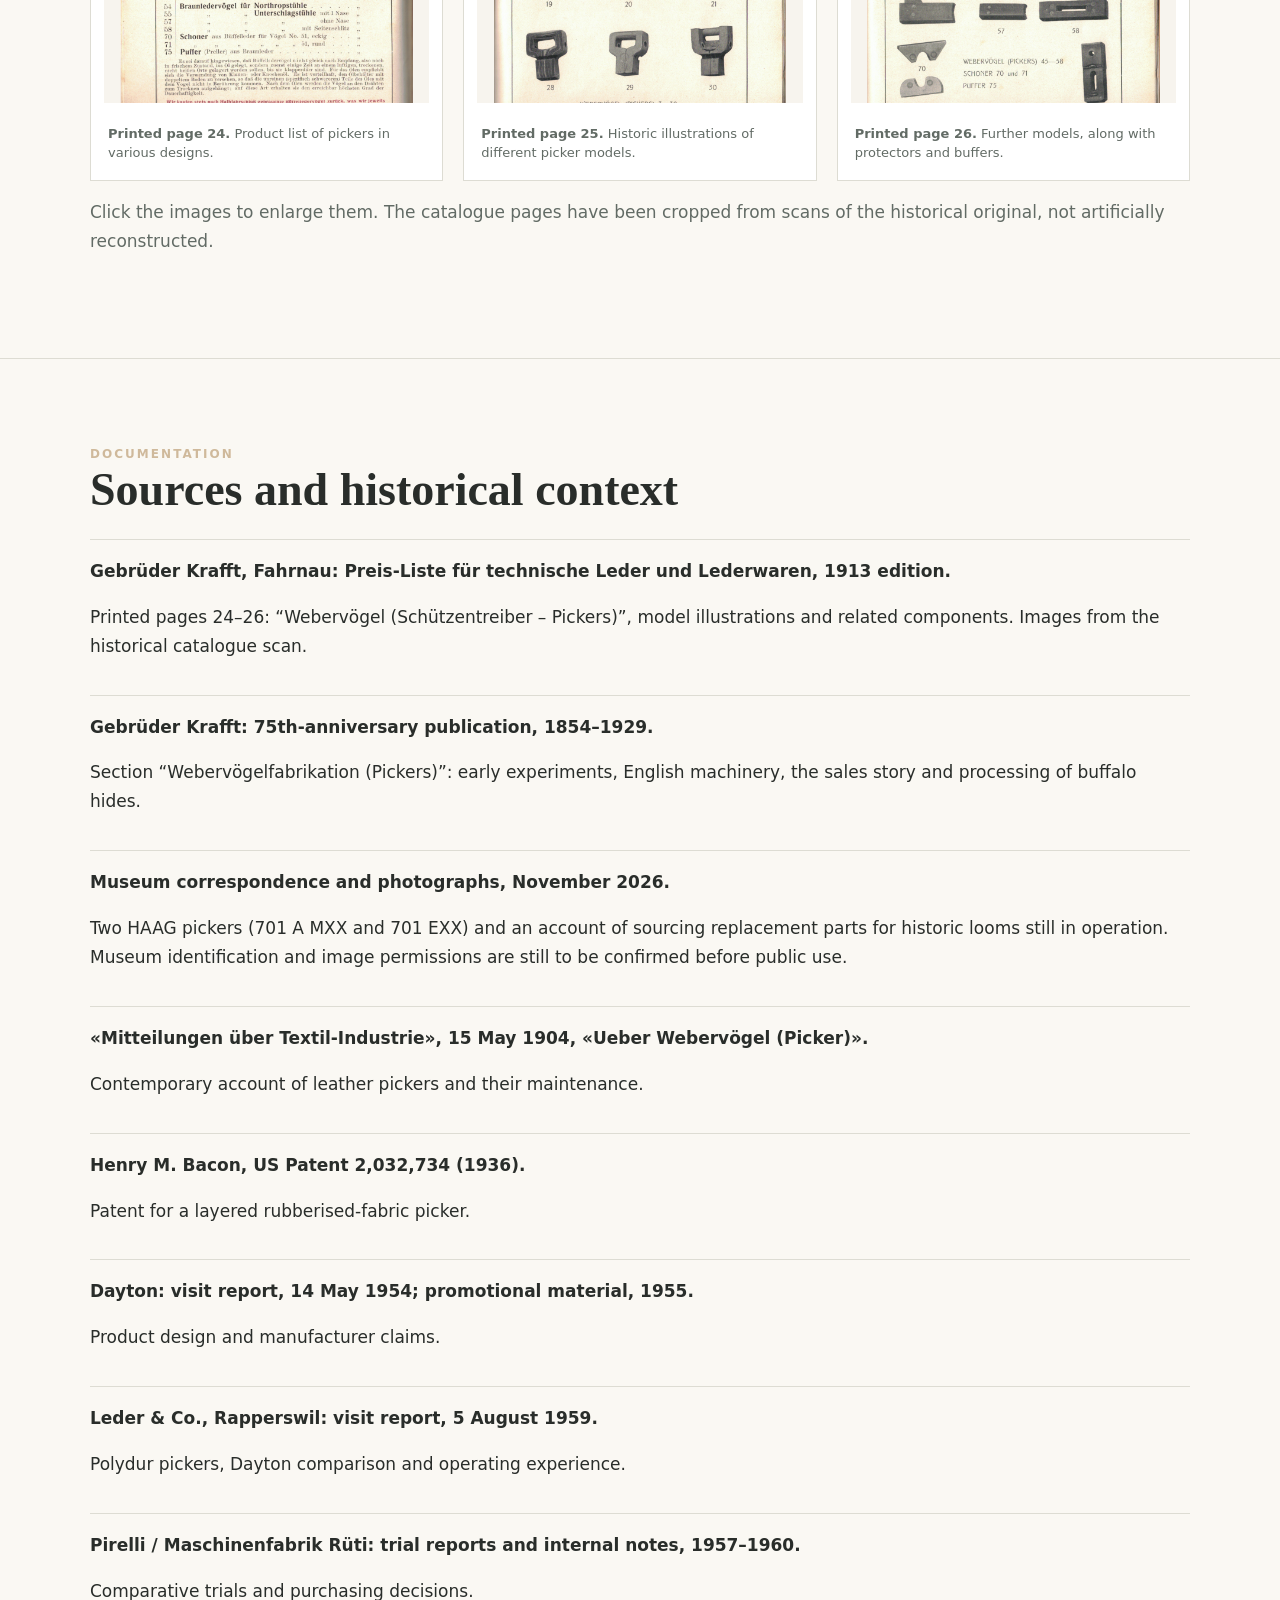
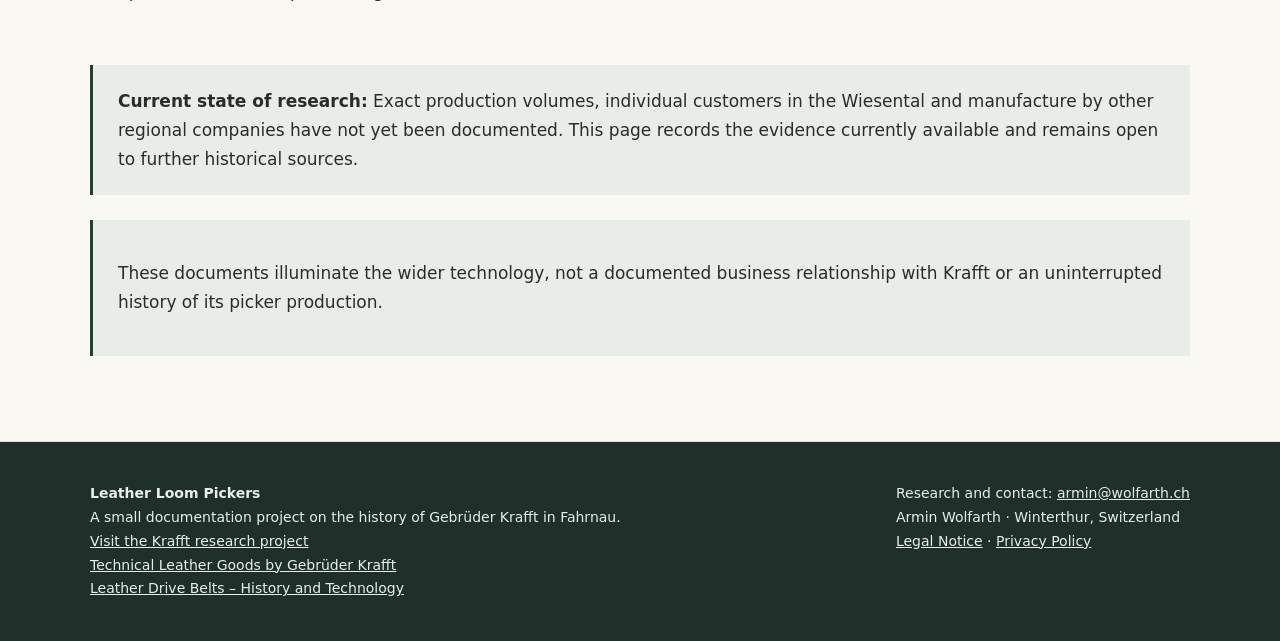
<file: en/index.html>
<!DOCTYPE html>

<html lang="en">
<head>
<meta charset="utf-8"/>
<meta content="width=device-width, initial-scale=1" name="viewport"/>
<title>Leather Loom Pickers | Gebrüder Krafft, Fahrnau</title>
<meta content="Historical leather loom pickers: manufacture, English technology transfer, the 1913 Krafft catalogue and HAAG pickers in working museums." name="description"/>
<meta content="index,follow" name="robots"/>
<link href="https://pickers.krafft-fahrnau.de/en/" rel="canonical"/>
<link href="../style.css" rel="stylesheet"/>
<link href="https://pickers.krafft-fahrnau.de/" hreflang="de" rel="alternate"/><link href="https://pickers.krafft-fahrnau.de/en/" hreflang="en" rel="alternate"/><link href="https://pickers.krafft-fahrnau.de/fr/" hreflang="fr" rel="alternate"/></head>
<body>
<header class="top"><div class="wrap top-inner"><a class="brand" href="#start">Loom Pickers<small>Gebrüder Krafft · Fahrnau</small></a>
<nav aria-label="Main navigation"><a href="#geschichte">History</a><a href="#wiesental">Wiesental</a><a href="#herstellung">Manufacture</a><a href="#haag">HAAG Pickers Today</a><a href="#katalog">Original Catalogue</a><a href="#quellen">Sources</a><a href="#entwicklung">Technology 1904–1960</a><span aria-label="Languages" class="language-switch"><a href="../" lang="de">DE</a> · <a aria-current="page" href="../en/" lang="en">EN</a> · <a href="../fr/" lang="fr">FR</a></span></nav></div></header>
<main id="start">
<section class="hero"><div class="wrap hero-grid"><div><div class="eyebrow">A small digital exhibition</div><h1>Leather Loom<br/>Pickers</h1><p>Also known as <em>pickers</em> or <em>shuttle drivers</em>: a little-known specialist product made by Gebrüder Krafft in Fahrnau and an essential component of mechanical looms.</p><a class="button" href="#katalog">Explore originals from 1913</a></div><figure><img alt="Historic overview of loom picker models in the 1913 Krafft catalogue" src="../assets/katalog-1913-webervoegel-modelle-1.png"/><figcaption>Original illustrations from the 1913 Krafft price list</figcaption></figure></div></section>
<section class="section" id="geschichte"><div class="wrap"><div class="eyebrow">History</div><h2>A leather component for weaving</h2><p class="intro">Mechanical looms required components capable of withstanding repeated impacts. The picker transferred the force of the picking mechanism to the shuttle. Gebrüder Krafft developed its own manufacturing process for these parts.</p><div class="facts"><div class="fact"><strong>1860s</strong><p>According to the Krafft anniversary publication, experiments based on English models began in the early 1860s.</p></div><div class="fact"><strong>England</strong><p>The first auxiliary machines developed in-house proved unsuccessful. Krafft obtained equipment from England and enlisted the help of an English specialist.</p></div><div class="fact"><strong>1913</strong><p>The surviving company catalogue shows numerous picker designs, as well as protectors and buffers.</p></div></div></div></section>
<section class="section story"><div class="wrap two"><div><div class="eyebrow">An unusual sales story</div><h2>Made in Fahrnau – sold as English goods</h2><p>The anniversary publication reports that customers initially preferred English pickers and rejected those made by Krafft. A dealer subsequently sold the Fahrnau-made products as English goods.</p><p>When Krafft later took over direct sales, the company first had to explain to customers that the products they had believed to be English had in fact come from Fahrnau. According to the company’s account, sales subsequently developed favourably.</p><div class="note">This account comes from the company’s retrospective anniversary publication of 1929. It is a valuable historical source, but does not independently verify every event described.</div></div><div><p class="quote">A small leather component tells a story of technology transfer, perceptions of quality, and competition between German and English industry.</p></div></div></section>
<section class="section" id="wiesental"><div class="wrap"><div class="eyebrow">Industrial context</div><h2>Weaving mills in the Wiesental</h2><p class="intro">During the 19th century, the Wiesental developed into an important textile region. Spinning mills and mechanical weaving mills shaped the communities along the River Wiese. Mechanical looms needed wear-resistant components, including leather pickers.</p><div class="two"><div><h3>Textile centres in the region</h3><p>In <strong>Zell</strong> and <strong>Schönau</strong>, the Mechanische Weberei Zell and the Spinnerei und Weberei Schönau were important businesses. <strong>Haagen bei Lörrach</strong> and <strong>Todtnau</strong> were also part of the regional textile industry. However, not every textile factory operated looms: spinning and weaving mills performed different tasks.</p></div><div class="note"><h3>Was Krafft a supplier?</h3><p>The manufacture of pickers by Gebrüder Krafft is documented in the 1929 anniversary publication and the 1913 company catalogue. <strong>Direct deliveries to the weaving mills named here have not yet been documented.</strong></p><p>Their geographical proximity nevertheless illustrates the industrial environment in which leather-goods production developed in Fahrnau.</p></div></div><p class="muted">For regional background: <a href="https://www.wiesentaeler-textilmuseum.de/" rel="noopener noreferrer" target="_blank">Wiesental Textile Museum in Zell</a>.</p></div></section>
<section class="section" id="herstellung"><div class="wrap"><div class="eyebrow">Materials and production</div><h2>From buffalo hide to loom picker</h2><div class="two"><div><p>According to the anniversary publication, Krafft used <strong>buffalo hides</strong>. These were limed, dehaired and then dried. A neighbouring tannery initially carried out this preparatory work; later it was performed in-house.</p><p>The historical account describes the transition from hand presses to mechanical presses. The variety of models in the catalogue also shows that the components were adapted to different types of loom.</p><p>Pickers should not be confused with <strong>picking straps</strong>: both were used in weaving machinery, but served different purposes.</p></div><div class="note"><h3>The Wiesental as an industrial setting</h3><p>Fahrnau was situated in a region with a substantial textile industry. Krafft’s manufacture of these wear parts illustrates a technical connection between leather processing and mechanical weaving.</p></div></div></div></section>
<section class="section" id="entwicklung"><div class="wrap"><div class="eyebrow">Technical change</div><h2>From leather to composite loom pickers, 1904–1960</h2><p class="intro">Krafft’s 1913 catalogue records leather pickers. Later trade writing, patents and factory records reveal how the component evolved during the twentieth century. This later history must not be mistaken for evidence that Krafft continued making pickers.</p><div class="source"><strong>1904: caring for leather pickers</strong><p>A contemporary textile-industry article discusses pigskin and buffalo-leather pickers, oil treatment, fitting and the damage caused by wear or poor adjustment. Leather pickers were working components requiring considerable care.</p></div><div class="source"><strong>1936: a layered construction</strong><p>Henry M. Bacon’s US Patent 2,032,734 describes a picker built from rubberised fabric layers. Composite construction offered a different way to absorb repeated impacts. A patent establishes the design, not its universal adoption.</p></div><figure class="patent-figure" style="max-width:680px;margin:1.5rem auto;"><img alt="Patent illustration and excerpt from US Patent 2,032,734 (1936), Henry M. Bacon" loading="lazy" src="../assets/us-patent-2032734-bacon-1936-auszug.png" style="width:100%;height:auto;display:block;"/><figcaption>Original excerpt from the US patent — Excerpt from US Patent 2,032,734, Henry M. Bacon, published in 1936. The illustration and claim describe a loom picker made from layers of rubberised fabric. Reproduced from a historical patent excerpt; not the complete patent specification.</figcaption></figure><div class="source"><strong>1954–1955: Dayton and tailored hardness</strong><p>A 1954 visit report and 1955 promotional material describe Dayton pickers with different hardness levels at different contact points. The intention was to balance wear resistance and shock absorption. Manufacturer claims should not be treated as independent test results.</p></div><div class="source"><strong>1959: Leder &amp; Co. of Rapperswil</strong><p>A visit report describes the firm’s Polydur pickers and comparisons with Dayton. A claimed threefold service life was not borne out at Bütschwil, where durability was judged broadly comparable. Excessive hardness could also affect shuttle tips; a leather insert was proposed to cushion contact.</p></div><div class="source"><strong>1957–1960: testing Pirelli against Dayton</strong><p>Results varied by weaving mill: Dayton performed better in a trial at Cantoni; the two were considered equivalent at Russikon; and Pirelli was rated at least equivalent at Bütschwil. In 1959 the negotiated Pirelli price was CHF 1.55 versus CHF 1.50 for Dayton. A 1960 internal note favoured limited adoption over a complete changeover.</p></div><div class="note"><p>The transition was not a simple story of one material replacing another. Service life, cushioning, compatibility with individual looms and cost all mattered.</p></div></div></section><section class="section" id="haag"><div class="wrap"><div class="eyebrow">Today · Preserving historic machinery</div><h2>HAAG pickers in working museum looms</h2><p class="intro">Pickers are not confined to historic catalogues. They are still needed in operational shuttle looms, and the heavy mechanical loads they withstand can cause them to break or wear out.</p><p>The two comparison pieces documented here bear the <strong>HAAG</strong> brand. Their visible model markings read <strong>701 A MXX</strong> and <strong>701 EXX</strong>. They are products of a different make from those illustrated in the 1913 Krafft catalogue. No manufacturing connection with Gebrüder Krafft has been established.</p>
<div class="gallery haag-gallery"><figure><a href="../assets/haag-701-a-mxx.jpg" rel="noopener noreferrer" target="_blank"><img alt="Red HAAG picker 701 A MXX with rectangular opening and white upper component" loading="lazy" src="../assets/haag-701-a-mxx.jpg"/></a><figcaption><strong>HAAG 701 A MXX.</strong> Largely intact comparison piece. The model designation and patent markings are embossed in the material.</figcaption></figure><figure><a href="../assets/haag-701-exx-beschaedigt.jpg" rel="noopener noreferrer" target="_blank"><img alt="Red HAAG picker 701 EXX with a visibly broken upper edge" loading="lazy" src="../assets/haag-701-exx-beschaedigt.jpg"/></a><figcaption><strong>HAAG 701 EXX.</strong> Damaged example: material has broken away from the upper edge. The damage illustrates the stresses to which these wear parts are subjected.</figcaption></figure></div>
<h3>When spare parts are scarce</h3><p>In November 2026, a museum still operating historic weaving machines informed us that it also uses pickers and that one had recently broken. Because suitable replacements have become difficult to obtain, the museum was considering making its own replacement.</p><div class="note"><strong>Industrial heritage today:</strong> Keeping historic machinery running depends on more than preserving the large machines. Small, heavily stressed replacement parts must also remain available or be reproduced appropriately.</div><p class="muted">Image credits: two photographs supplied by the museum, November 2026. The museum’s name and explicit permission for public use of the photographs still need to be confirmed before publication. No conclusions about manufacturer history, material formulation or patent numbers are drawn beyond the visible markings.</p></div></section>
<section class="section" id="katalog"><div class="wrap"><div class="eyebrow">Original source · 1913</div><h2>Loom pickers in the Krafft catalogue</h2><p class="intro">The <em>Price List for Technical Leathers and Leather Goods</em> contains a separate section entitled “Webervögel (Schützentreiber – Pickers)”. The illustrations below are taken directly from the surviving original.</p><div class="gallery"><figure><a href="../assets/katalog-1913-webervoegel-preise.png" rel="noopener noreferrer" target="_blank"><img alt="Krafft catalogue, 1913, printed page 24: pickers and model numbers" loading="lazy" src="../assets/katalog-1913-webervoegel-preise.png"/></a><figcaption><strong>Printed page 24.</strong> Product list of pickers in various designs.</figcaption></figure><figure><a href="../assets/katalog-1913-webervoegel-modelle-1.png" rel="noopener noreferrer" target="_blank"><img alt="Krafft catalogue, 1913, model illustrations on printed page 25" loading="lazy" src="../assets/katalog-1913-webervoegel-modelle-1.png"/></a><figcaption><strong>Printed page 25.</strong> Historic illustrations of different picker models.</figcaption></figure><figure><a href="../assets/katalog-1913-webervoegel-modelle-2.png" rel="noopener noreferrer" target="_blank"><img alt="Krafft catalogue, 1913, printed page 26: further pickers, protectors and buffers" loading="lazy" src="../assets/katalog-1913-webervoegel-modelle-2.png"/></a><figcaption><strong>Printed page 26.</strong> Further models, along with protectors and buffers.</figcaption></figure></div><p class="muted">Click the images to enlarge them. The catalogue pages have been cropped from scans of the historical original, not artificially reconstructed.</p></div></section>
<section class="section" id="quellen"><div class="wrap"><div class="eyebrow">Documentation</div><h2>Sources and historical context</h2><div class="source"><strong>Gebrüder Krafft, Fahrnau: Preis-Liste für technische Leder und Lederwaren, 1913 edition.</strong><p>Printed pages 24–26: “Webervögel (Schützentreiber – Pickers)”, model illustrations and related components. Images from the historical catalogue scan.</p></div><div class="source"><strong>Gebrüder Krafft: 75th-anniversary publication, 1854–1929.</strong><p>Section “Webervögelfabrikation (Pickers)”: early experiments, English machinery, the sales story and processing of buffalo hides.</p></div><div class="source"><strong>Museum correspondence and photographs, November 2026.</strong><p>Two HAAG pickers (701 A MXX and 701 EXX) and an account of sourcing replacement parts for historic looms still in operation. Museum identification and image permissions are still to be confirmed before public use.</p></div><div class="source"><strong>«Mitteilungen über Textil-Industrie», 15 May 1904, «Ueber Webervögel (Picker)».</strong><p>Contemporary account of leather pickers and their maintenance.</p></div><div class="source"><strong>Henry M. Bacon, US Patent 2,032,734 (1936).</strong><p>Patent for a layered rubberised-fabric picker.</p></div><div class="source"><strong>Dayton: visit report, 14 May 1954; promotional material, 1955.</strong><p>Product design and manufacturer claims.</p></div><div class="source"><strong>Leder &amp; Co., Rapperswil: visit report, 5 August 1959.</strong><p>Polydur pickers, Dayton comparison and operating experience.</p></div><div class="source"><strong>Pirelli / Maschinenfabrik Rüti: trial reports and internal notes, 1957–1960.</strong><p>Comparative trials and purchasing decisions.</p></div><div class="note"><strong>Current state of research:</strong> Exact production volumes, individual customers in the Wiesental and manufacture by other regional companies have not yet been documented. This page records the evidence currently available and remains open to further historical sources.</div><div class="note"><p>These documents illuminate the wider technology, not a documented business relationship with Krafft or an uninterrupted history of its picker production.</p></div></div></section>
</main><footer class="footer"><div class="wrap footer-inner"><p><strong>Leather Loom Pickers</strong><br/>A small documentation project on the history of Gebrüder Krafft in Fahrnau.<br/><a href="https://krafft-fahrnau.de/">Visit the Krafft research project</a><br/><a href="https://technische-lederwaren.krafft-fahrnau.de/">Technical Leather Goods by Gebrüder Krafft</a><br/><a href="https://ledertreibriemen.de/en/">Leather Drive Belts – History and Technology</a></p><p>Research and contact: <a href="mailto:armin@wolfarth.ch">armin@wolfarth.ch</a><br/>Armin Wolfarth · Winterthur, Switzerland<br/><a href="impressum.html">Legal Notice</a> · <a href="datenschutz.html">Privacy Policy</a></p></div></footer>
</body></html>
</file>
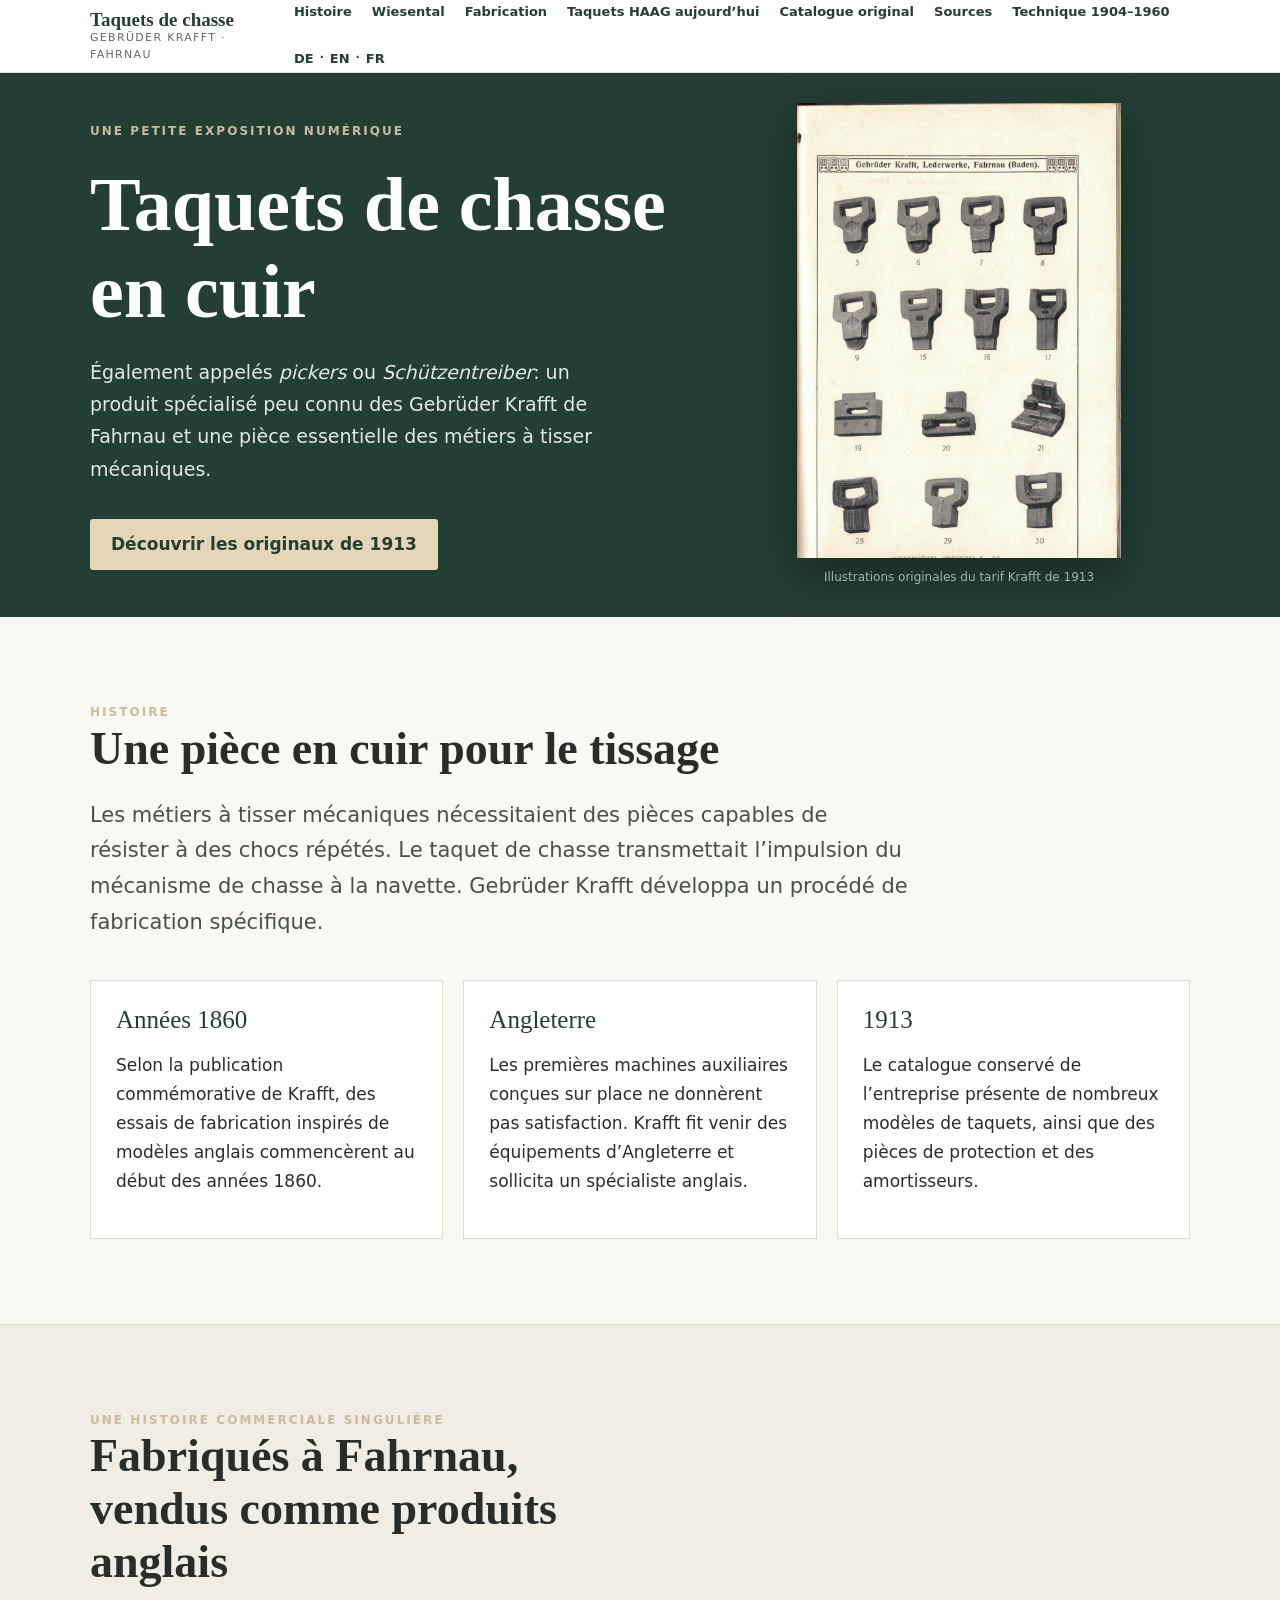
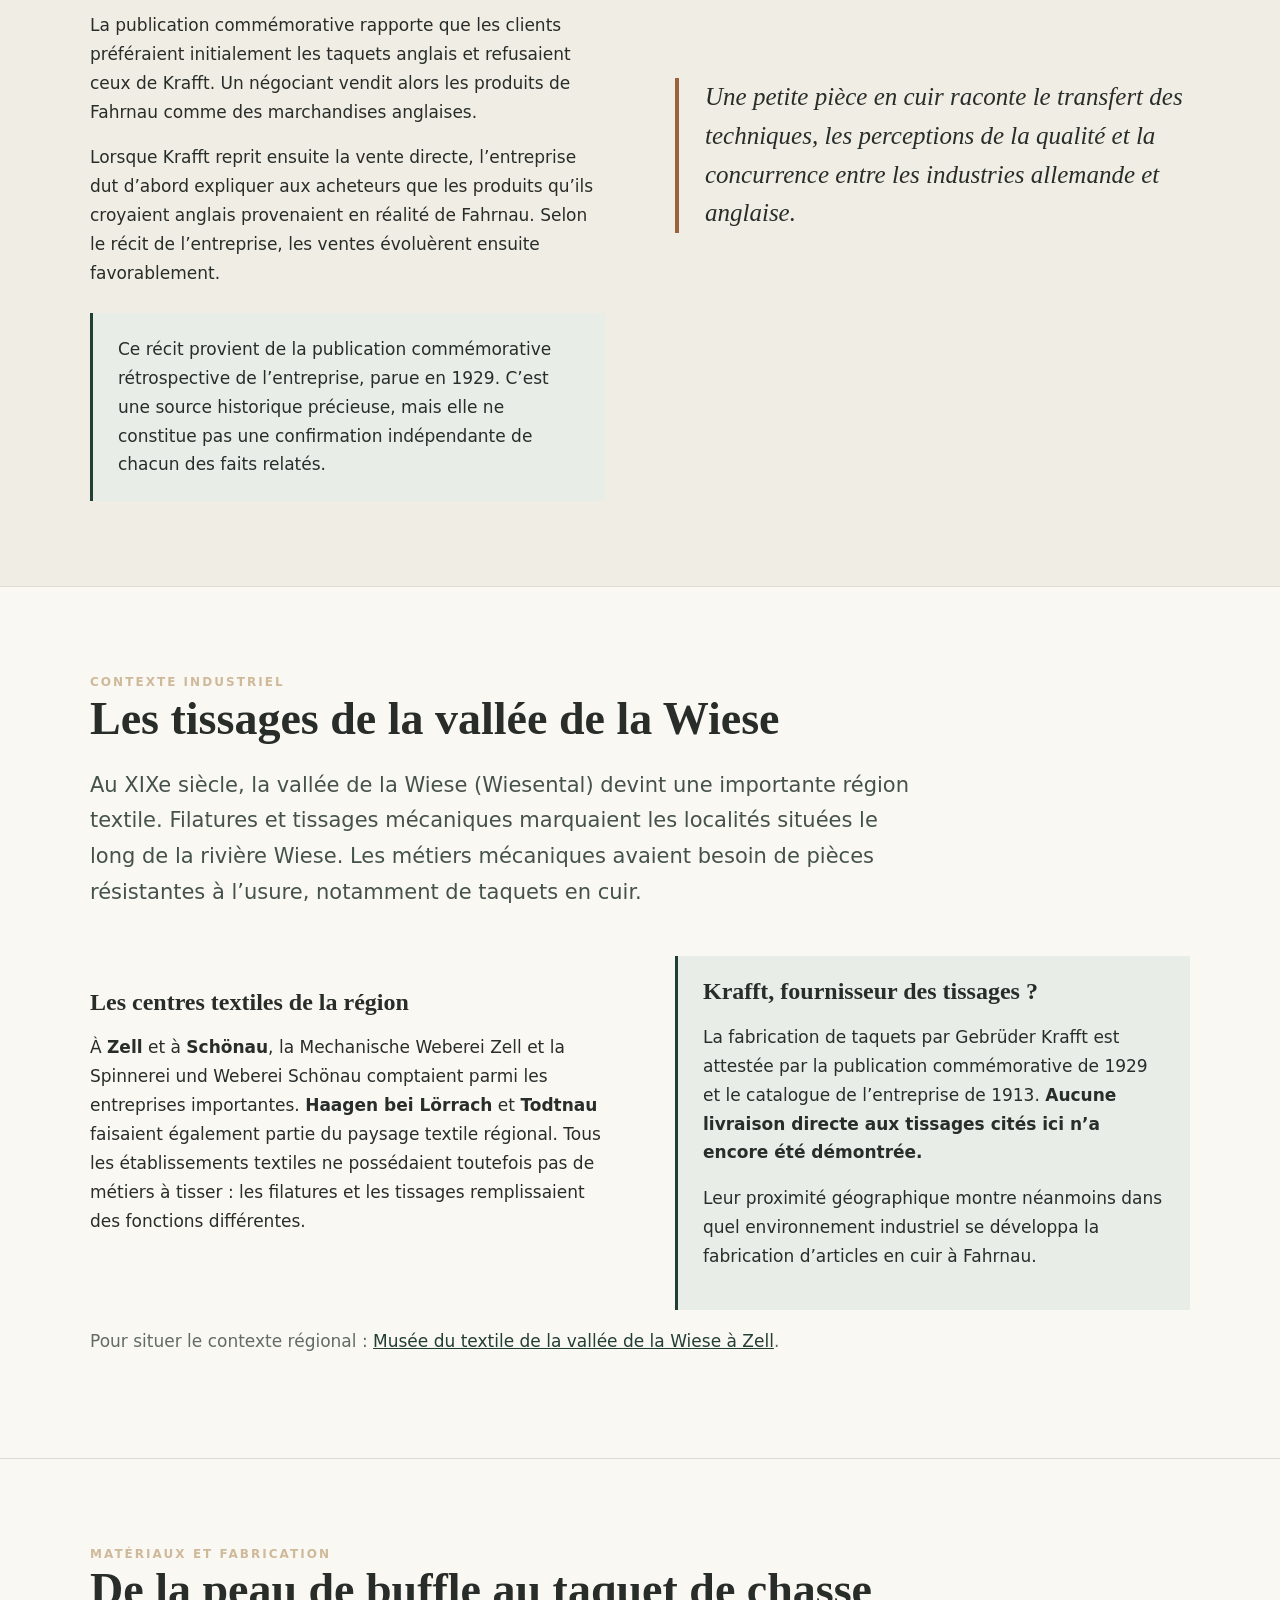
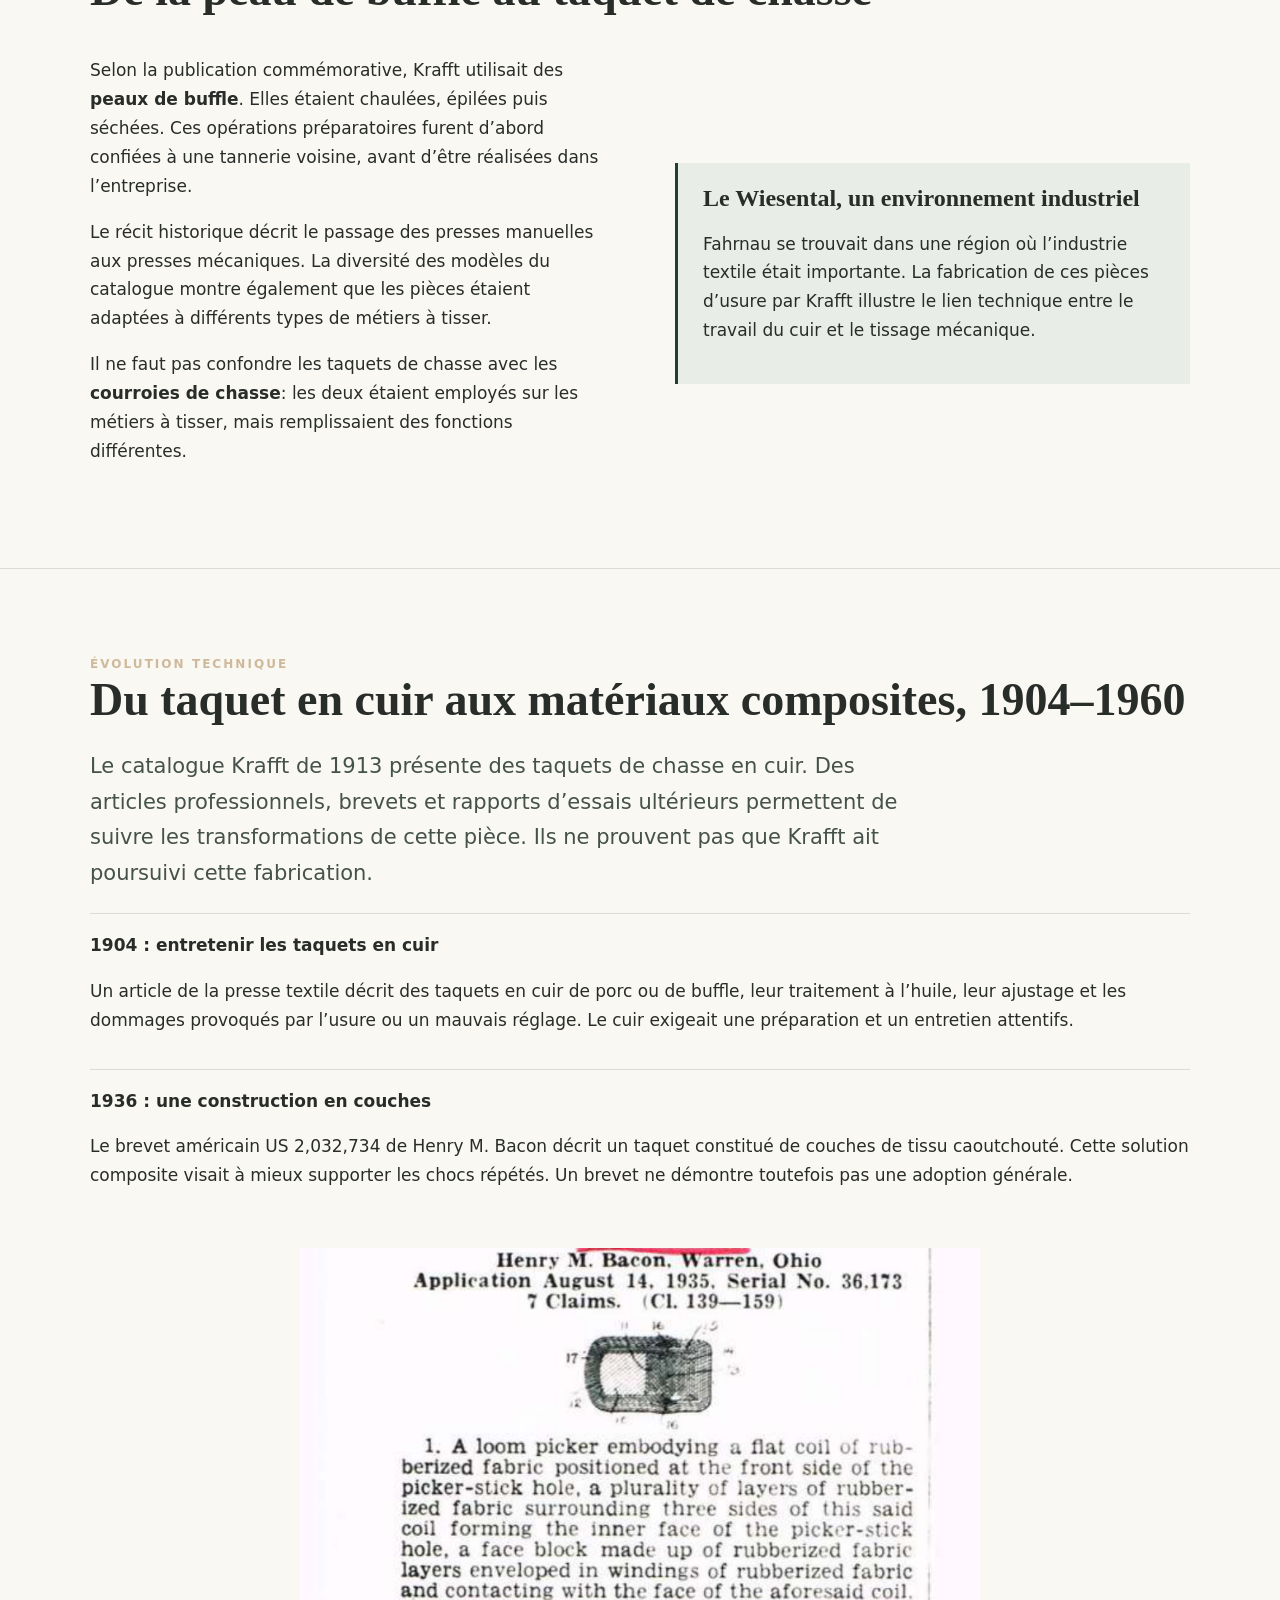
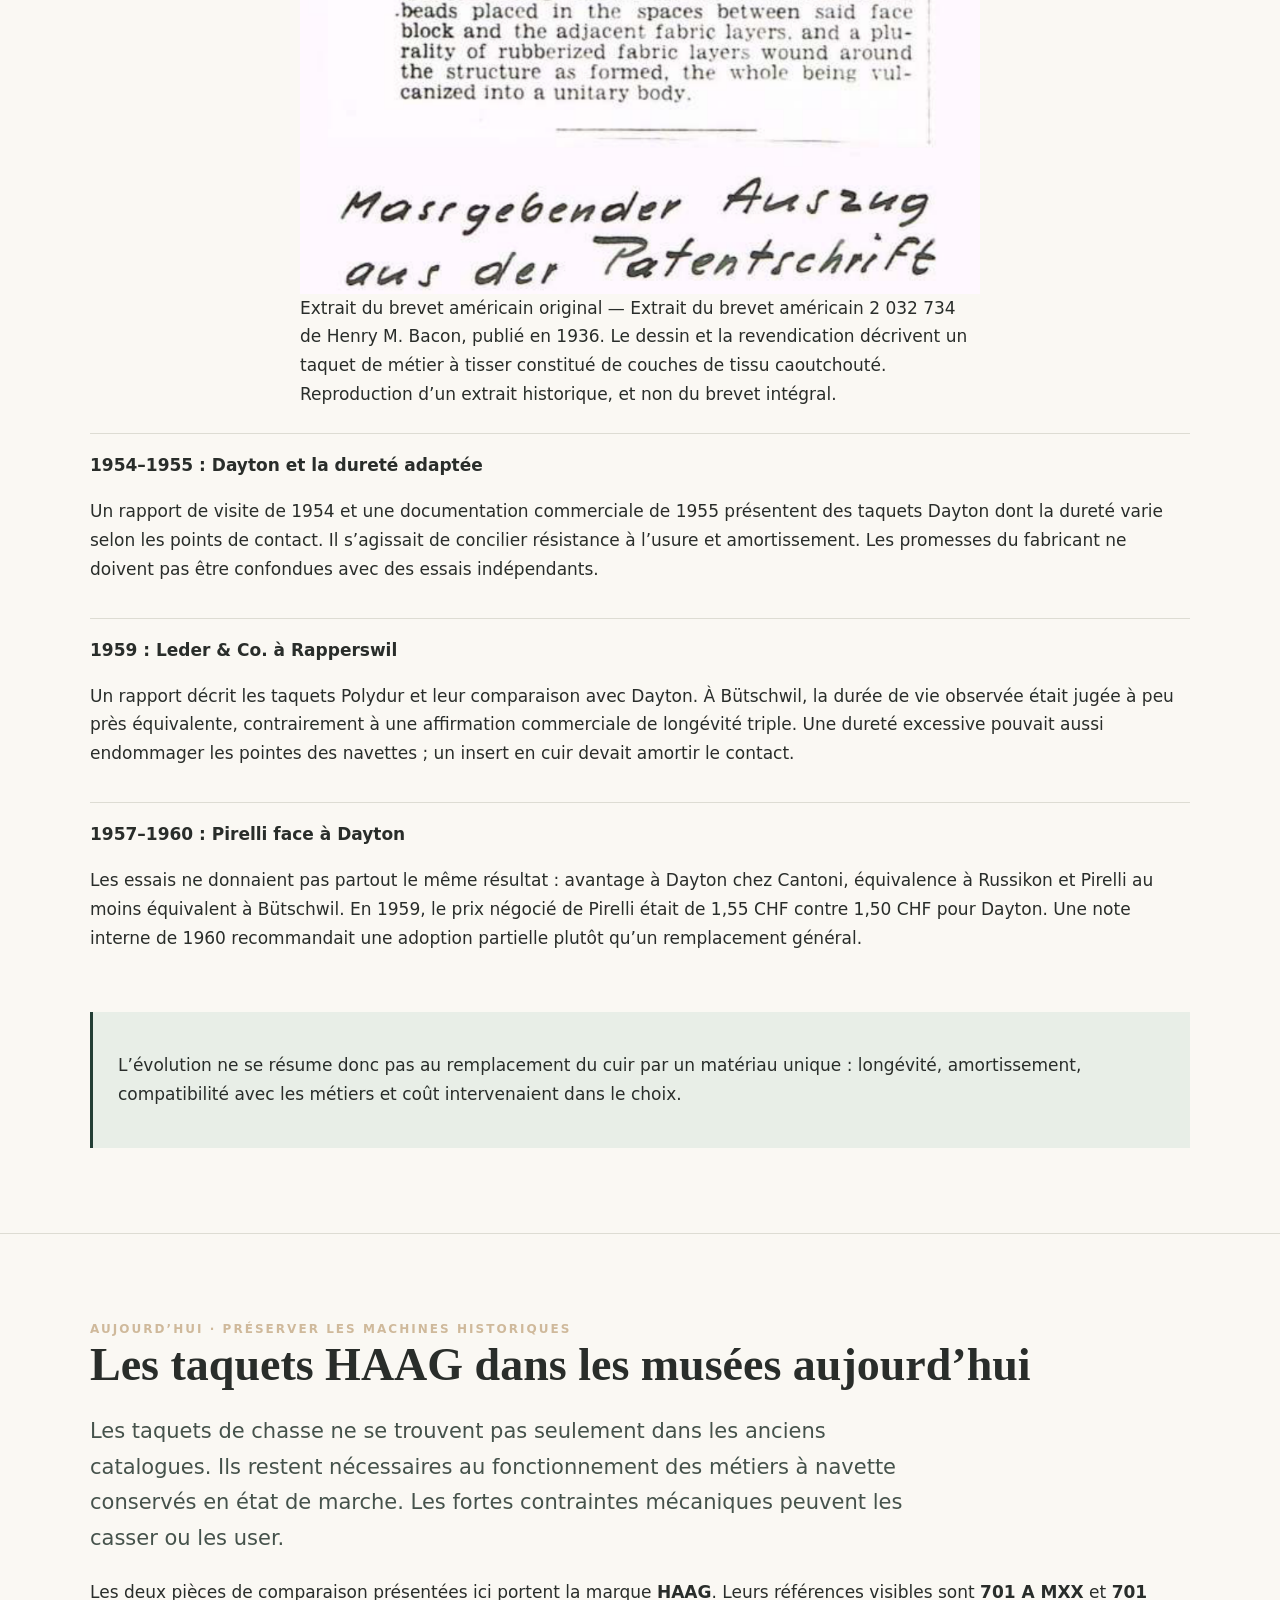
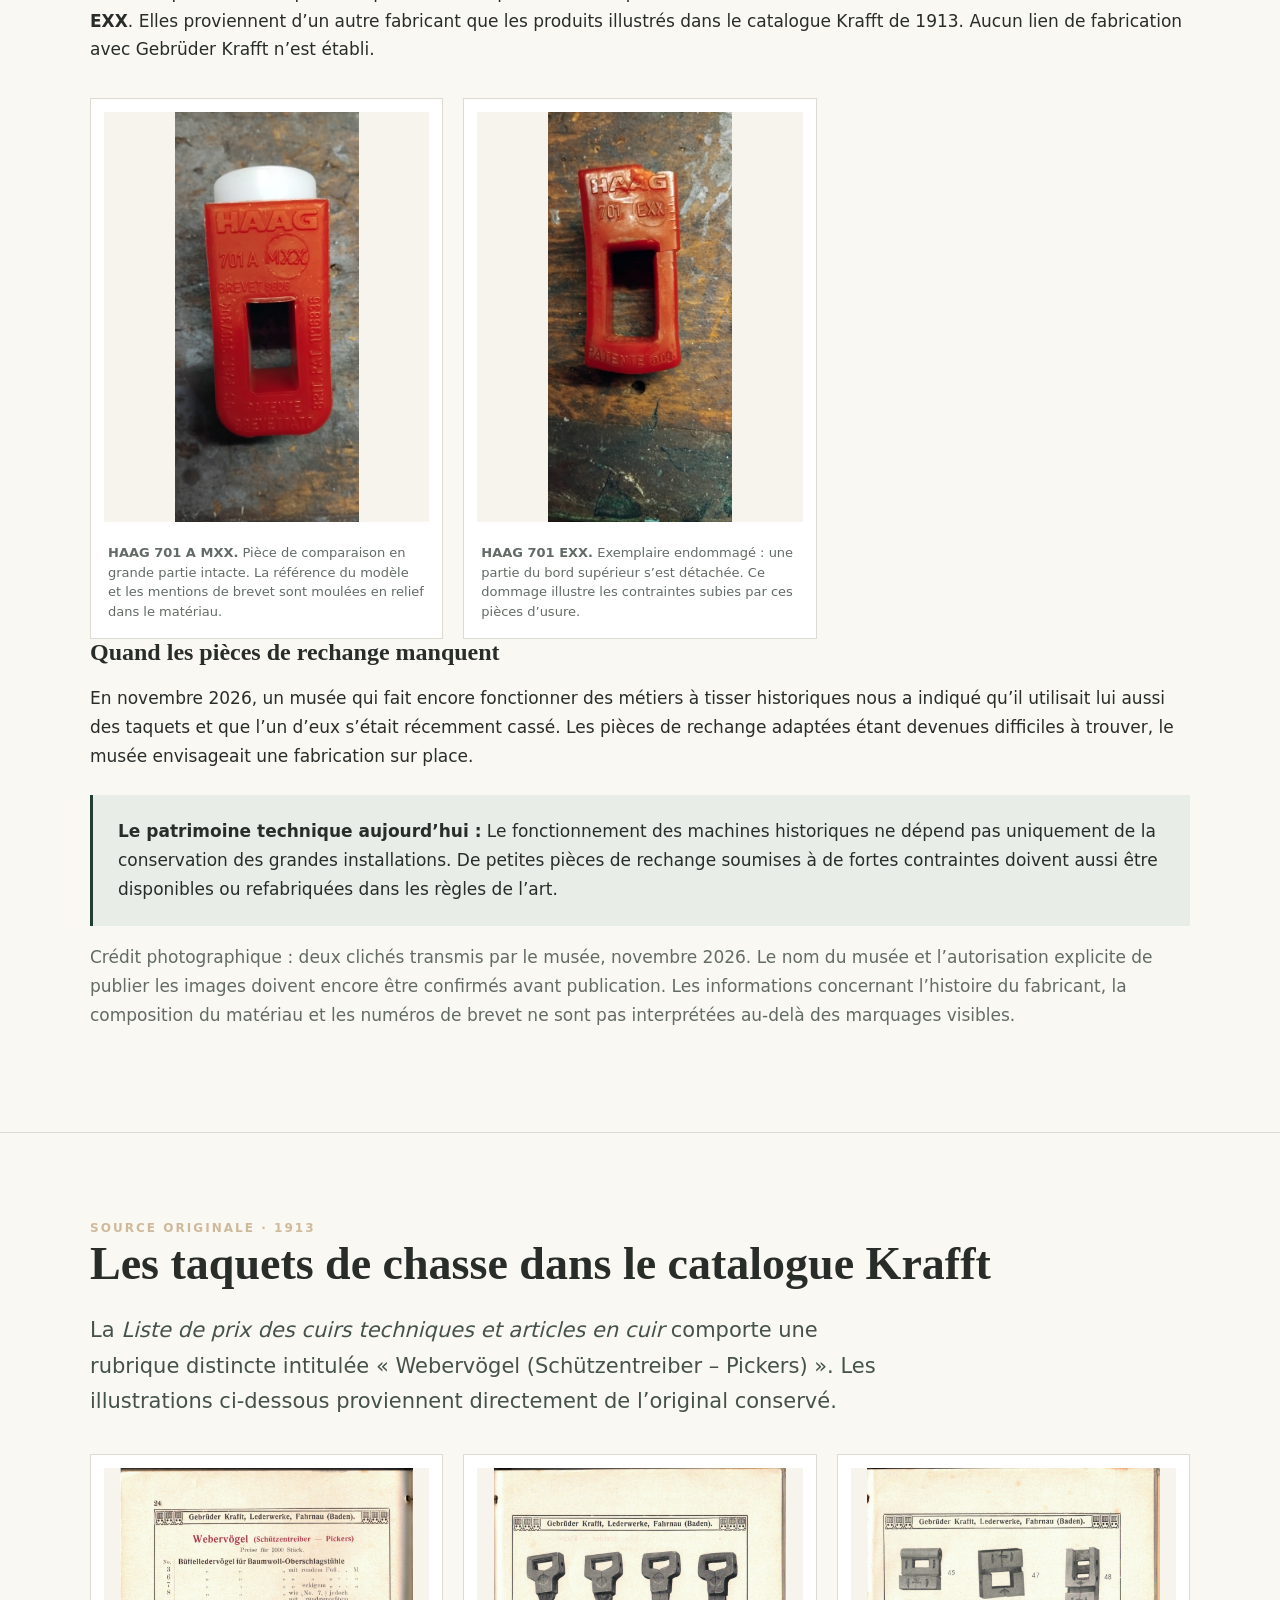
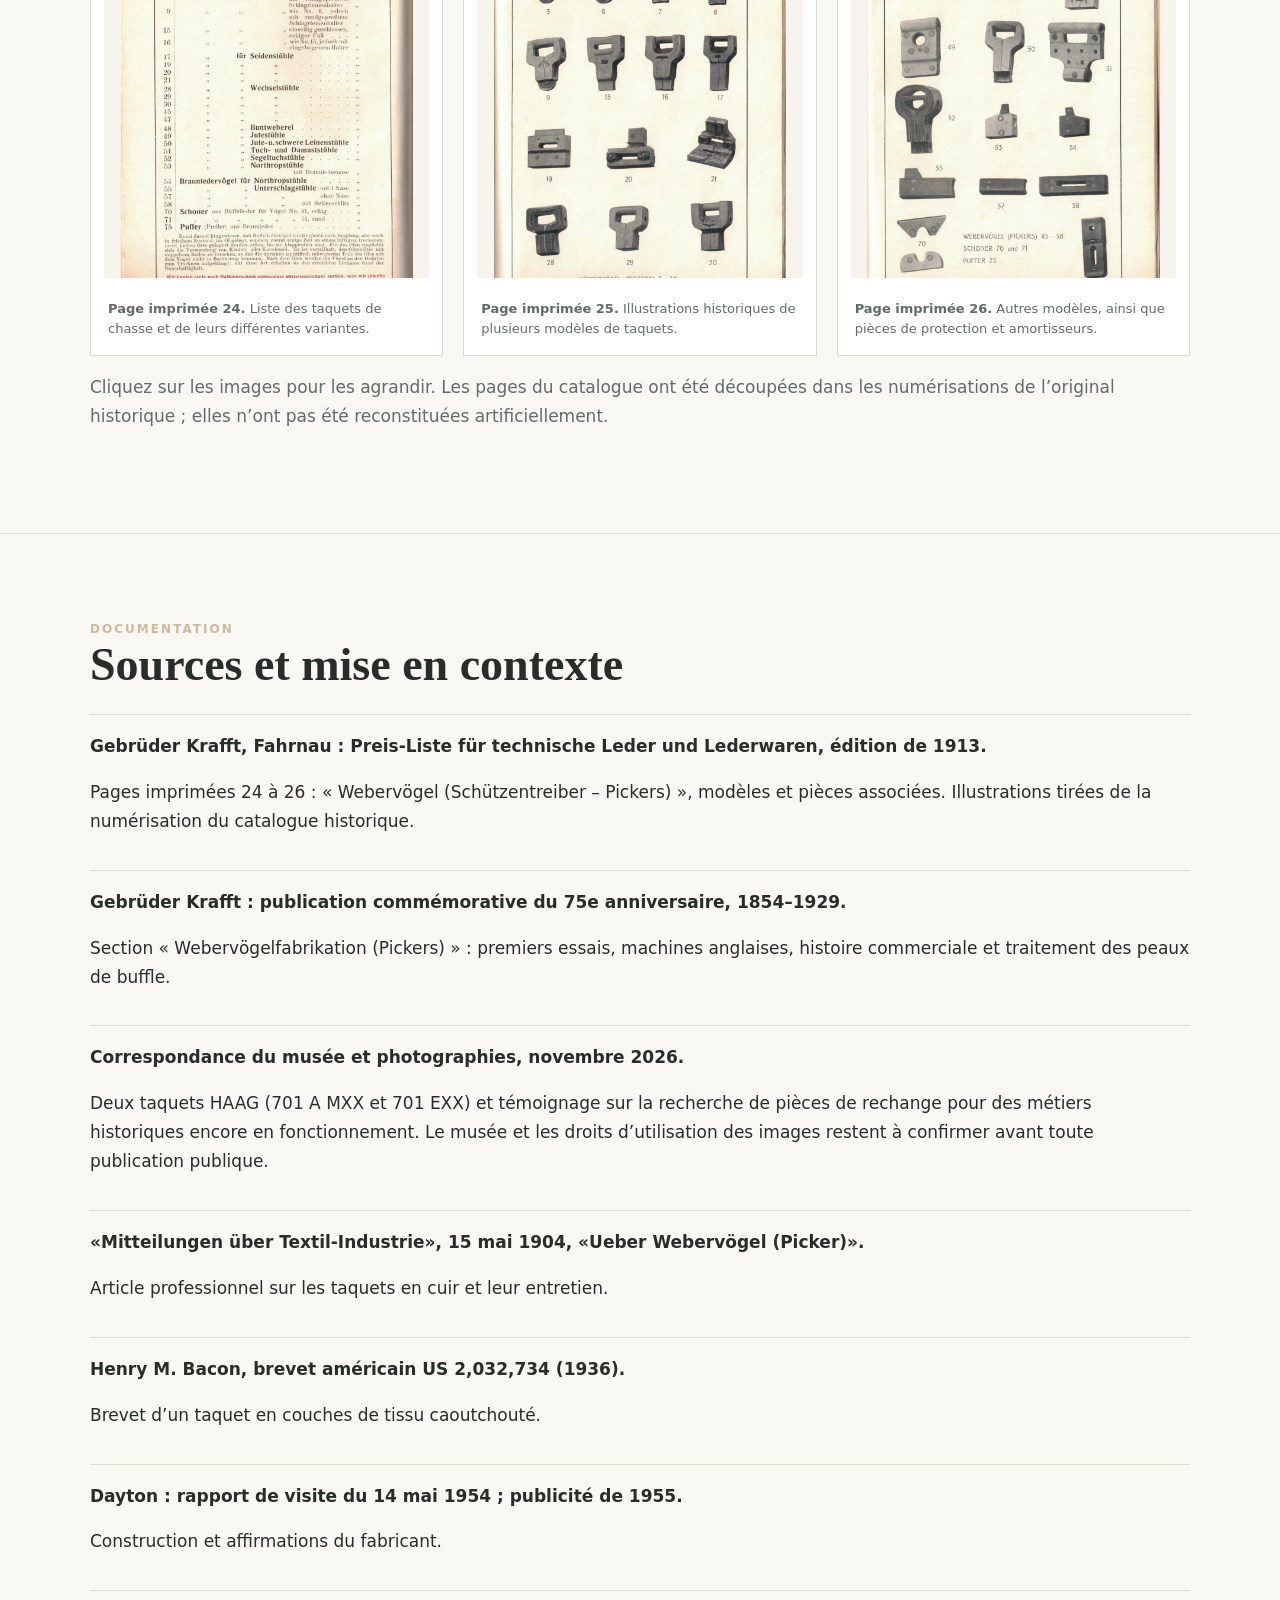
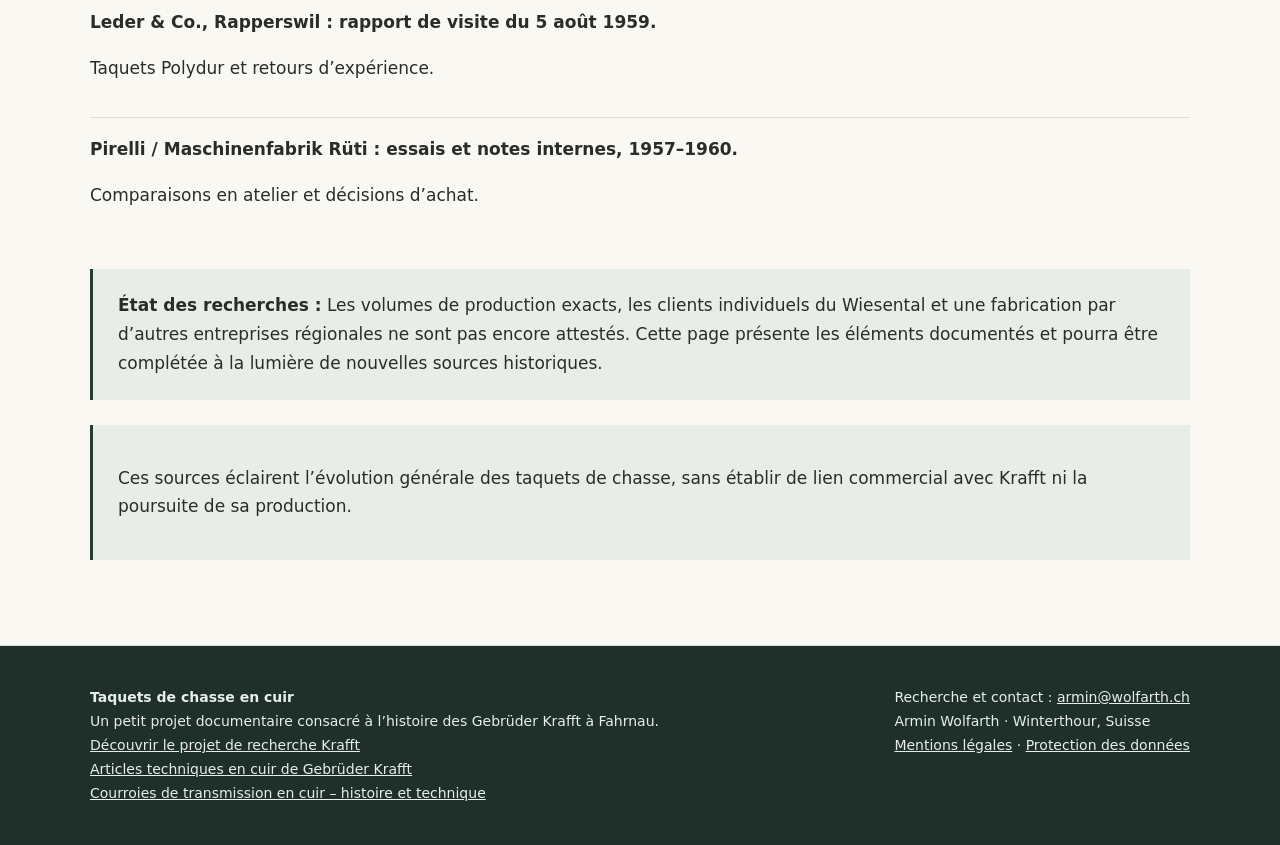
<file: fr/index.html>
<!DOCTYPE html>

<html lang="fr">
<head>
<meta charset="utf-8"/>
<meta content="width=device-width, initial-scale=1" name="viewport"/>
<title>Taquets de chasse en cuir | Gebrüder Krafft, Fahrnau</title>
<meta content="Taquets de chasse en cuir : fabrication, transfert technique anglais, catalogue Krafft de 1913 et taquets HAAG dans les musées actuels." name="description"/>
<meta content="index,follow" name="robots"/>
<link href="https://pickers.krafft-fahrnau.de/fr/" rel="canonical"/>
<link href="../style.css" rel="stylesheet"/>
<link href="https://pickers.krafft-fahrnau.de/" hreflang="de" rel="alternate"/><link href="https://pickers.krafft-fahrnau.de/en/" hreflang="en" rel="alternate"/><link href="https://pickers.krafft-fahrnau.de/fr/" hreflang="fr" rel="alternate"/></head>
<body>
<header class="top"><div class="wrap top-inner"><a class="brand" href="#start">Taquets de chasse<small>Gebrüder Krafft · Fahrnau</small></a>
<nav aria-label="Navigation principale"><a href="#geschichte">Histoire</a><a href="#wiesental">Wiesental</a><a href="#herstellung">Fabrication</a><a href="#haag">Taquets HAAG aujourd’hui</a><a href="#katalog">Catalogue original</a><a href="#quellen">Sources</a><a href="#entwicklung">Technique 1904–1960</a><span aria-label="Langues" class="language-switch"><a href="../" lang="de">DE</a> · <a href="../en/" lang="en">EN</a> · <a aria-current="page" href="../fr/" lang="fr">FR</a></span></nav></div></header>
<main id="start">
<section class="hero"><div class="wrap hero-grid"><div><div class="eyebrow">Une petite exposition numérique</div><h1>Taquets de chasse<br/>en cuir</h1><p>Également appelés <em>pickers</em> ou <em>Schützentreiber</em>: un produit spécialisé peu connu des Gebrüder Krafft de Fahrnau et une pièce essentielle des métiers à tisser mécaniques.</p><a class="button" href="#katalog">Découvrir les originaux de 1913</a></div><figure><img alt="Vue historique des modèles de taquets de chasse dans le catalogue Krafft de 1913" src="../assets/katalog-1913-webervoegel-modelle-1.png"/><figcaption>Illustrations originales du tarif Krafft de 1913</figcaption></figure></div></section>
<section class="section" id="geschichte"><div class="wrap"><div class="eyebrow">Histoire</div><h2>Une pièce en cuir pour le tissage</h2><p class="intro">Les métiers à tisser mécaniques nécessitaient des pièces capables de résister à des chocs répétés. Le taquet de chasse transmettait l’impulsion du mécanisme de chasse à la navette. Gebrüder Krafft développa un procédé de fabrication spécifique.</p><div class="facts"><div class="fact"><strong>Années 1860</strong><p>Selon la publication commémorative de Krafft, des essais de fabrication inspirés de modèles anglais commencèrent au début des années 1860.</p></div><div class="fact"><strong>Angleterre</strong><p>Les premières machines auxiliaires conçues sur place ne donnèrent pas satisfaction. Krafft fit venir des équipements d’Angleterre et sollicita un spécialiste anglais.</p></div><div class="fact"><strong>1913</strong><p>Le catalogue conservé de l’entreprise présente de nombreux modèles de taquets, ainsi que des pièces de protection et des amortisseurs.</p></div></div></div></section>
<section class="section story"><div class="wrap two"><div><div class="eyebrow">Une histoire commerciale singulière</div><h2>Fabriqués à Fahrnau, vendus comme produits anglais</h2><p>La publication commémorative rapporte que les clients préféraient initialement les taquets anglais et refusaient ceux de Krafft. Un négociant vendit alors les produits de Fahrnau comme des marchandises anglaises.</p><p>Lorsque Krafft reprit ensuite la vente directe, l’entreprise dut d’abord expliquer aux acheteurs que les produits qu’ils croyaient anglais provenaient en réalité de Fahrnau. Selon le récit de l’entreprise, les ventes évoluèrent ensuite favorablement.</p><div class="note">Ce récit provient de la publication commémorative rétrospective de l’entreprise, parue en 1929. C’est une source historique précieuse, mais elle ne constitue pas une confirmation indépendante de chacun des faits relatés.</div></div><div><p class="quote">Une petite pièce en cuir raconte le transfert des techniques, les perceptions de la qualité et la concurrence entre les industries allemande et anglaise.</p></div></div></section>
<section class="section" id="wiesental"><div class="wrap"><div class="eyebrow">Contexte industriel</div><h2>Les tissages de la vallée de la Wiese</h2><p class="intro">Au XIXe siècle, la vallée de la Wiese (Wiesental) devint une importante région textile. Filatures et tissages mécaniques marquaient les localités situées le long de la rivière Wiese. Les métiers mécaniques avaient besoin de pièces résistantes à l’usure, notamment de taquets en cuir.</p><div class="two"><div><h3>Les centres textiles de la région</h3><p>À <strong>Zell</strong> et à <strong>Schönau</strong>, la Mechanische Weberei Zell et la Spinnerei und Weberei Schönau comptaient parmi les entreprises importantes. <strong>Haagen bei Lörrach</strong> et <strong>Todtnau</strong> faisaient également partie du paysage textile régional. Tous les établissements textiles ne possédaient toutefois pas de métiers à tisser : les filatures et les tissages remplissaient des fonctions différentes.</p></div><div class="note"><h3>Krafft, fournisseur des tissages ?</h3><p>La fabrication de taquets par Gebrüder Krafft est attestée par la publication commémorative de 1929 et le catalogue de l’entreprise de 1913. <strong>Aucune livraison directe aux tissages cités ici n’a encore été démontrée.</strong></p><p>Leur proximité géographique montre néanmoins dans quel environnement industriel se développa la fabrication d’articles en cuir à Fahrnau.</p></div></div><p class="muted">Pour situer le contexte régional : <a href="https://www.wiesentaeler-textilmuseum.de/" rel="noopener noreferrer" target="_blank">Musée du textile de la vallée de la Wiese à Zell</a>.</p></div></section>
<section class="section" id="herstellung"><div class="wrap"><div class="eyebrow">Matériaux et fabrication</div><h2>De la peau de buffle au taquet de chasse</h2><div class="two"><div><p>Selon la publication commémorative, Krafft utilisait des <strong>peaux de buffle</strong>. Elles étaient chaulées, épilées puis séchées. Ces opérations préparatoires furent d’abord confiées à une tannerie voisine, avant d’être réalisées dans l’entreprise.</p><p>Le récit historique décrit le passage des presses manuelles aux presses mécaniques. La diversité des modèles du catalogue montre également que les pièces étaient adaptées à différents types de métiers à tisser.</p><p>Il ne faut pas confondre les taquets de chasse avec les <strong>courroies de chasse</strong>: les deux étaient employés sur les métiers à tisser, mais remplissaient des fonctions différentes.</p></div><div class="note"><h3>Le Wiesental, un environnement industriel</h3><p>Fahrnau se trouvait dans une région où l’industrie textile était importante. La fabrication de ces pièces d’usure par Krafft illustre le lien technique entre le travail du cuir et le tissage mécanique.</p></div></div></div></section>
<section class="section" id="entwicklung"><div class="wrap"><div class="eyebrow">Évolution technique</div><h2>Du taquet en cuir aux matériaux composites, 1904–1960</h2><p class="intro">Le catalogue Krafft de 1913 présente des taquets de chasse en cuir. Des articles professionnels, brevets et rapports d’essais ultérieurs permettent de suivre les transformations de cette pièce. Ils ne prouvent pas que Krafft ait poursuivi cette fabrication.</p><div class="source"><strong>1904 : entretenir les taquets en cuir</strong><p>Un article de la presse textile décrit des taquets en cuir de porc ou de buffle, leur traitement à l’huile, leur ajustage et les dommages provoqués par l’usure ou un mauvais réglage. Le cuir exigeait une préparation et un entretien attentifs.</p></div><div class="source"><strong>1936 : une construction en couches</strong><p>Le brevet américain US 2,032,734 de Henry M. Bacon décrit un taquet constitué de couches de tissu caoutchouté. Cette solution composite visait à mieux supporter les chocs répétés. Un brevet ne démontre toutefois pas une adoption générale.</p></div><figure class="patent-figure" style="max-width:680px;margin:1.5rem auto;"><img alt="Dessin et extrait du brevet américain 2 032 734 (1936), Henry M. Bacon" loading="lazy" src="../assets/us-patent-2032734-bacon-1936-auszug.png" style="width:100%;height:auto;display:block;"/><figcaption>Extrait du brevet américain original — Extrait du brevet américain 2 032 734 de Henry M. Bacon, publié en 1936. Le dessin et la revendication décrivent un taquet de métier à tisser constitué de couches de tissu caoutchouté. Reproduction d’un extrait historique, et non du brevet intégral.</figcaption></figure><div class="source"><strong>1954–1955 : Dayton et la dureté adaptée</strong><p>Un rapport de visite de 1954 et une documentation commerciale de 1955 présentent des taquets Dayton dont la dureté varie selon les points de contact. Il s’agissait de concilier résistance à l’usure et amortissement. Les promesses du fabricant ne doivent pas être confondues avec des essais indépendants.</p></div><div class="source"><strong>1959 : Leder &amp; Co. à Rapperswil</strong><p>Un rapport décrit les taquets Polydur et leur comparaison avec Dayton. À Bütschwil, la durée de vie observée était jugée à peu près équivalente, contrairement à une affirmation commerciale de longévité triple. Une dureté excessive pouvait aussi endommager les pointes des navettes ; un insert en cuir devait amortir le contact.</p></div><div class="source"><strong>1957–1960 : Pirelli face à Dayton</strong><p>Les essais ne donnaient pas partout le même résultat : avantage à Dayton chez Cantoni, équivalence à Russikon et Pirelli au moins équivalent à Bütschwil. En 1959, le prix négocié de Pirelli était de 1,55 CHF contre 1,50 CHF pour Dayton. Une note interne de 1960 recommandait une adoption partielle plutôt qu’un remplacement général.</p></div><div class="note"><p>L’évolution ne se résume donc pas au remplacement du cuir par un matériau unique : longévité, amortissement, compatibilité avec les métiers et coût intervenaient dans le choix.</p></div></div></section><section class="section" id="haag"><div class="wrap"><div class="eyebrow">Aujourd’hui · Préserver les machines historiques</div><h2>Les taquets HAAG dans les musées aujourd’hui</h2><p class="intro">Les taquets de chasse ne se trouvent pas seulement dans les anciens catalogues. Ils restent nécessaires au fonctionnement des métiers à navette conservés en état de marche. Les fortes contraintes mécaniques peuvent les casser ou les user.</p><p>Les deux pièces de comparaison présentées ici portent la marque <strong>HAAG</strong>. Leurs références visibles sont <strong>701 A MXX</strong> et <strong>701 EXX</strong>. Elles proviennent d’un autre fabricant que les produits illustrés dans le catalogue Krafft de 1913. Aucun lien de fabrication avec Gebrüder Krafft n’est établi.</p>
<div class="gallery haag-gallery"><figure><a href="../assets/haag-701-a-mxx.jpg" rel="noopener noreferrer" target="_blank"><img alt="Taquet HAAG rouge 701 A MXX, ouverture rectangulaire et élément supérieur blanc" loading="lazy" src="../assets/haag-701-a-mxx.jpg"/></a><figcaption><strong>HAAG 701 A MXX.</strong> Pièce de comparaison en grande partie intacte. La référence du modèle et les mentions de brevet sont moulées en relief dans le matériau.</figcaption></figure><figure><a href="../assets/haag-701-exx-beschaedigt.jpg" rel="noopener noreferrer" target="_blank"><img alt="Taquet HAAG rouge 701 EXX, bord supérieur nettement endommagé" loading="lazy" src="../assets/haag-701-exx-beschaedigt.jpg"/></a><figcaption><strong>HAAG 701 EXX.</strong> Exemplaire endommagé : une partie du bord supérieur s’est détachée. Ce dommage illustre les contraintes subies par ces pièces d’usure.</figcaption></figure></div>
<h3>Quand les pièces de rechange manquent</h3><p>En novembre 2026, un musée qui fait encore fonctionner des métiers à tisser historiques nous a indiqué qu’il utilisait lui aussi des taquets et que l’un d’eux s’était récemment cassé. Les pièces de rechange adaptées étant devenues difficiles à trouver, le musée envisageait une fabrication sur place.</p><div class="note"><strong>Le patrimoine technique aujourd’hui :</strong> Le fonctionnement des machines historiques ne dépend pas uniquement de la conservation des grandes installations. De petites pièces de rechange soumises à de fortes contraintes doivent aussi être disponibles ou refabriquées dans les règles de l’art.</div><p class="muted">Crédit photographique : deux clichés transmis par le musée, novembre 2026. Le nom du musée et l’autorisation explicite de publier les images doivent encore être confirmés avant publication. Les informations concernant l’histoire du fabricant, la composition du matériau et les numéros de brevet ne sont pas interprétées au-delà des marquages visibles.</p></div></section>
<section class="section" id="katalog"><div class="wrap"><div class="eyebrow">Source originale · 1913</div><h2>Les taquets de chasse dans le catalogue Krafft</h2><p class="intro">La <em>Liste de prix des cuirs techniques et articles en cuir</em> comporte une rubrique distincte intitulée « Webervögel (Schützentreiber – Pickers) ». Les illustrations ci-dessous proviennent directement de l’original conservé.</p><div class="gallery"><figure><a href="../assets/katalog-1913-webervoegel-preise.png" rel="noopener noreferrer" target="_blank"><img alt="Catalogue Krafft de 1913, page imprimée 24 : taquets de chasse et numéros de modèles" loading="lazy" src="../assets/katalog-1913-webervoegel-preise.png"/></a><figcaption><strong>Page imprimée 24.</strong> Liste des taquets de chasse et de leurs différentes variantes.</figcaption></figure><figure><a href="../assets/katalog-1913-webervoegel-modelle-1.png" rel="noopener noreferrer" target="_blank"><img alt="Catalogue Krafft de 1913, illustrations de modèles sur la page imprimée 25" loading="lazy" src="../assets/katalog-1913-webervoegel-modelle-1.png"/></a><figcaption><strong>Page imprimée 25.</strong> Illustrations historiques de plusieurs modèles de taquets.</figcaption></figure><figure><a href="../assets/katalog-1913-webervoegel-modelle-2.png" rel="noopener noreferrer" target="_blank"><img alt="Catalogue Krafft de 1913, page imprimée 26 : autres taquets, protections et amortisseurs" loading="lazy" src="../assets/katalog-1913-webervoegel-modelle-2.png"/></a><figcaption><strong>Page imprimée 26.</strong> Autres modèles, ainsi que pièces de protection et amortisseurs.</figcaption></figure></div><p class="muted">Cliquez sur les images pour les agrandir. Les pages du catalogue ont été découpées dans les numérisations de l’original historique ; elles n’ont pas été reconstituées artificiellement.</p></div></section>
<section class="section" id="quellen"><div class="wrap"><div class="eyebrow">Documentation</div><h2>Sources et mise en contexte</h2><div class="source"><strong>Gebrüder Krafft, Fahrnau : Preis-Liste für technische Leder und Lederwaren, édition de 1913.</strong><p>Pages imprimées 24 à 26 : « Webervögel (Schützentreiber – Pickers) », modèles et pièces associées. Illustrations tirées de la numérisation du catalogue historique.</p></div><div class="source"><strong>Gebrüder Krafft : publication commémorative du 75e anniversaire, 1854–1929.</strong><p>Section « Webervögelfabrikation (Pickers) » : premiers essais, machines anglaises, histoire commerciale et traitement des peaux de buffle.</p></div><div class="source"><strong>Correspondance du musée et photographies, novembre 2026.</strong><p>Deux taquets HAAG (701 A MXX et 701 EXX) et témoignage sur la recherche de pièces de rechange pour des métiers historiques encore en fonctionnement. Le musée et les droits d’utilisation des images restent à confirmer avant toute publication publique.</p></div><div class="source"><strong>«Mitteilungen über Textil-Industrie», 15 mai 1904, «Ueber Webervögel (Picker)».</strong><p>Article professionnel sur les taquets en cuir et leur entretien.</p></div><div class="source"><strong>Henry M. Bacon, brevet américain US 2,032,734 (1936).</strong><p>Brevet d’un taquet en couches de tissu caoutchouté.</p></div><div class="source"><strong>Dayton : rapport de visite du 14 mai 1954 ; publicité de 1955.</strong><p>Construction et affirmations du fabricant.</p></div><div class="source"><strong>Leder &amp; Co., Rapperswil : rapport de visite du 5 août 1959.</strong><p>Taquets Polydur et retours d’expérience.</p></div><div class="source"><strong>Pirelli / Maschinenfabrik Rüti : essais et notes internes, 1957–1960.</strong><p>Comparaisons en atelier et décisions d’achat.</p></div><div class="note"><strong>État des recherches :</strong> Les volumes de production exacts, les clients individuels du Wiesental et une fabrication par d’autres entreprises régionales ne sont pas encore attestés. Cette page présente les éléments documentés et pourra être complétée à la lumière de nouvelles sources historiques.</div><div class="note"><p>Ces sources éclairent l’évolution générale des taquets de chasse, sans établir de lien commercial avec Krafft ni la poursuite de sa production.</p></div></div></section>
</main><footer class="footer"><div class="wrap footer-inner"><p><strong>Taquets de chasse en cuir</strong><br/>Un petit projet documentaire consacré à l’histoire des Gebrüder Krafft à Fahrnau.<br/><a href="https://krafft-fahrnau.de/">Découvrir le projet de recherche Krafft</a><br/><a href="https://technische-lederwaren.krafft-fahrnau.de/">Articles techniques en cuir de Gebrüder Krafft</a><br/><a href="https://ledertreibriemen.de/fr/">Courroies de transmission en cuir – histoire et technique</a></p><p>Recherche et contact : <a href="mailto:armin@wolfarth.ch">armin@wolfarth.ch</a><br/>Armin Wolfarth · Winterthour, Suisse<br/><a href="impressum.html">Mentions légales</a> · <a href="datenschutz.html">Protection des données</a></p></div></footer>
</body></html>
</file>
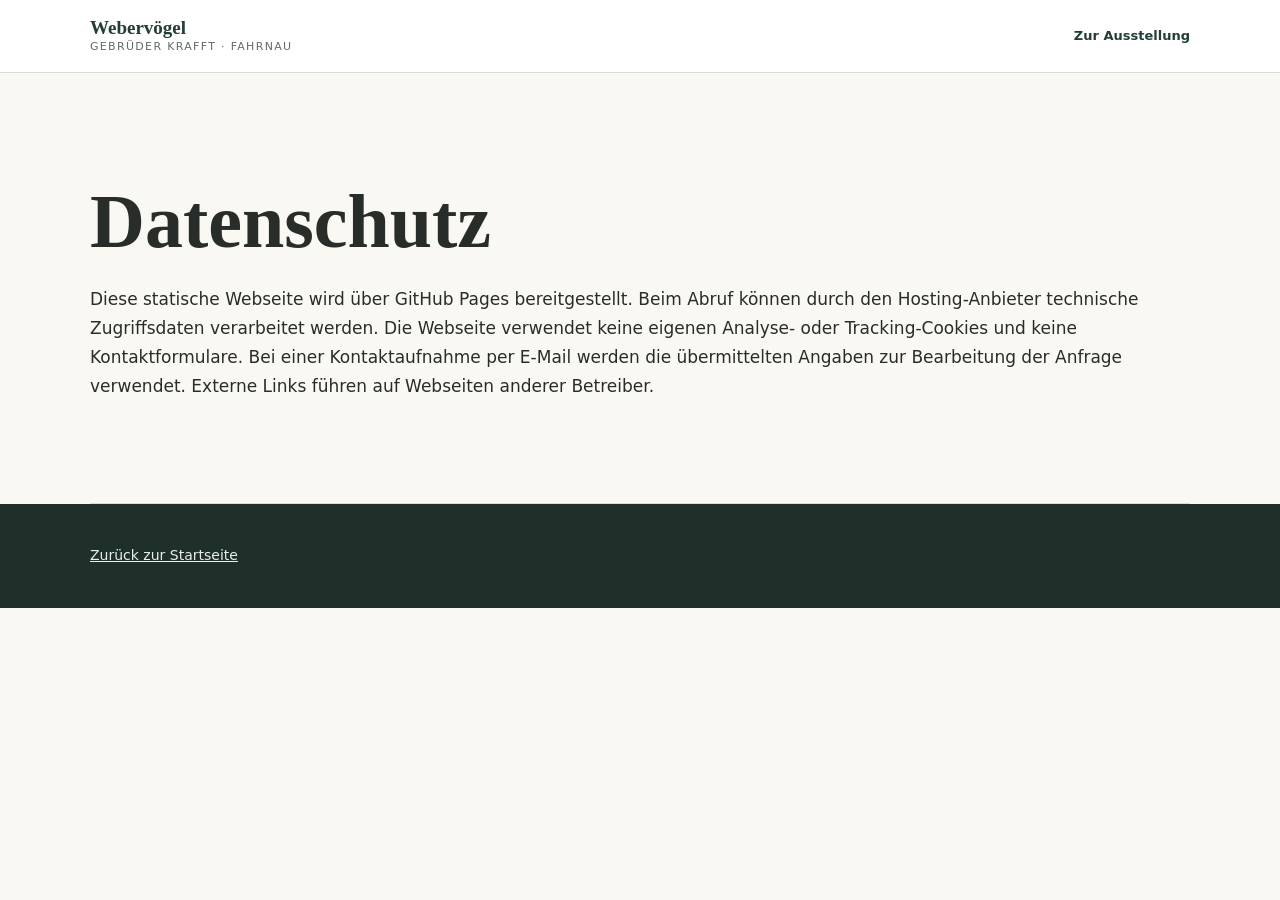
<file: datenschutz.html>
<!doctype html><html lang="de"><head><meta charset="utf-8"><meta name="viewport" content="width=device-width,initial-scale=1"><title>Datenschutz | Webervögel Krafft</title><link rel="stylesheet" href="style.css"></head><body><header class="top"><div class="wrap top-inner"><a class="brand" href="index.html">Webervögel <small>Gebrüder Krafft · Fahrnau</small></a><nav><a href="index.html">Zur Ausstellung</a></nav></div></header><main class="wrap section"><h1>Datenschutz</h1><p>Diese statische Webseite wird über GitHub Pages bereitgestellt. Beim Abruf können durch den Hosting-Anbieter technische Zugriffsdaten verarbeitet werden. Die Webseite verwendet keine eigenen Analyse- oder Tracking-Cookies und keine Kontaktformulare. Bei einer Kontaktaufnahme per E-Mail werden die übermittelten Angaben zur Bearbeitung der Anfrage verwendet. Externe Links führen auf Webseiten anderer Betreiber.</p></main><footer class="footer"><div class="wrap"><a href="index.html">Zurück zur Startseite</a></div></footer></body></html>
</file>
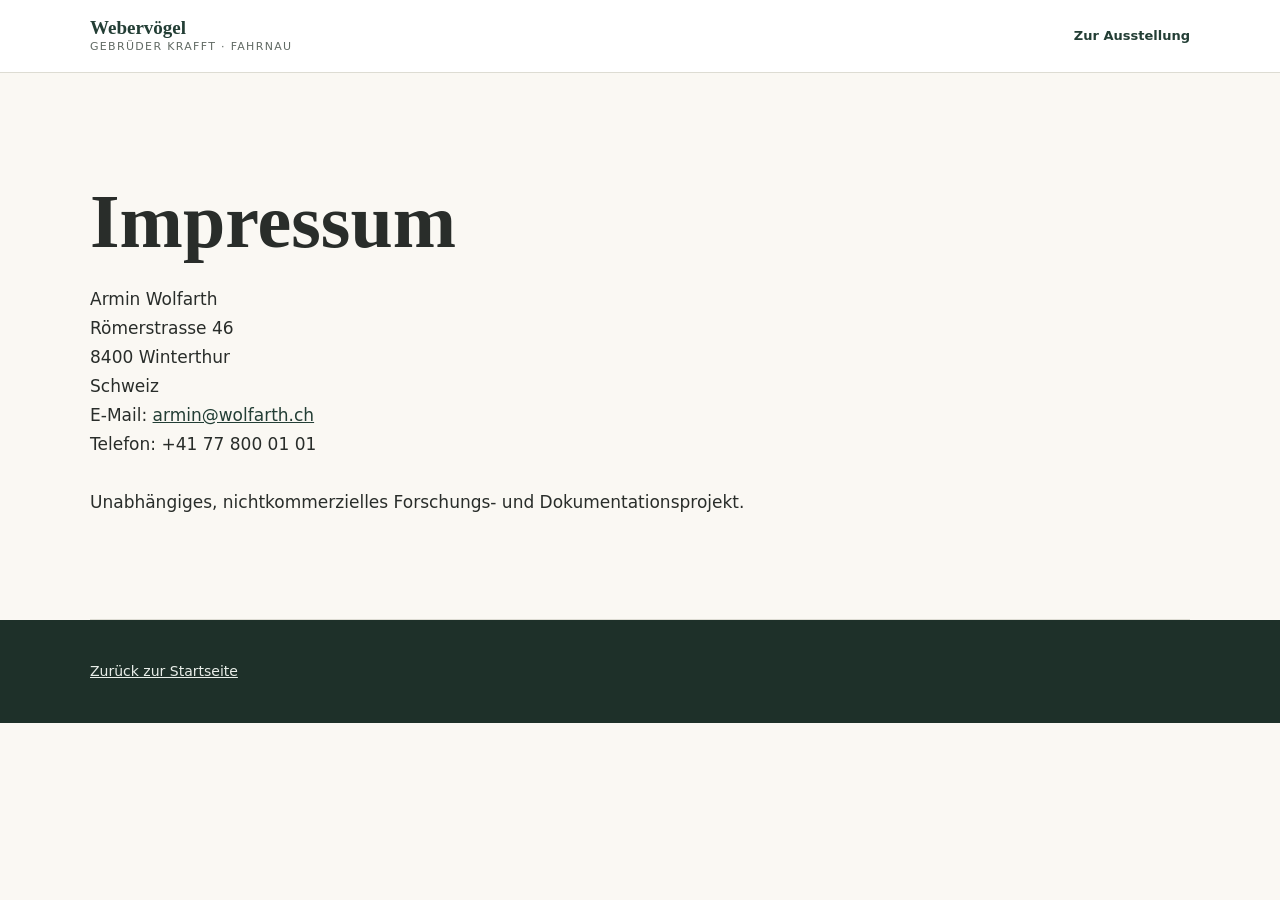
<file: impressum.html>
<!doctype html><html lang="de"><head><meta charset="utf-8"><meta name="viewport" content="width=device-width,initial-scale=1"><title>Impressum | Webervögel Krafft</title><link rel="stylesheet" href="style.css"></head><body><header class="top"><div class="wrap top-inner"><a class="brand" href="index.html">Webervögel <small>Gebrüder Krafft · Fahrnau</small></a><nav><a href="index.html">Zur Ausstellung</a></nav></div></header><main class="wrap section"><h1>Impressum</h1><p>Armin Wolfarth<br>Römerstrasse 46<br>8400 Winterthur<br>Schweiz<br>E-Mail: <a href="mailto:armin@wolfarth.ch">armin@wolfarth.ch</a><br>Telefon: +41 77 800 01 01<br><br>Unabhängiges, nichtkommerzielles Forschungs- und Dokumentationsprojekt.</p></main><footer class="footer"><div class="wrap"><a href="index.html">Zurück zur Startseite</a></div></footer></body></html>
</file>
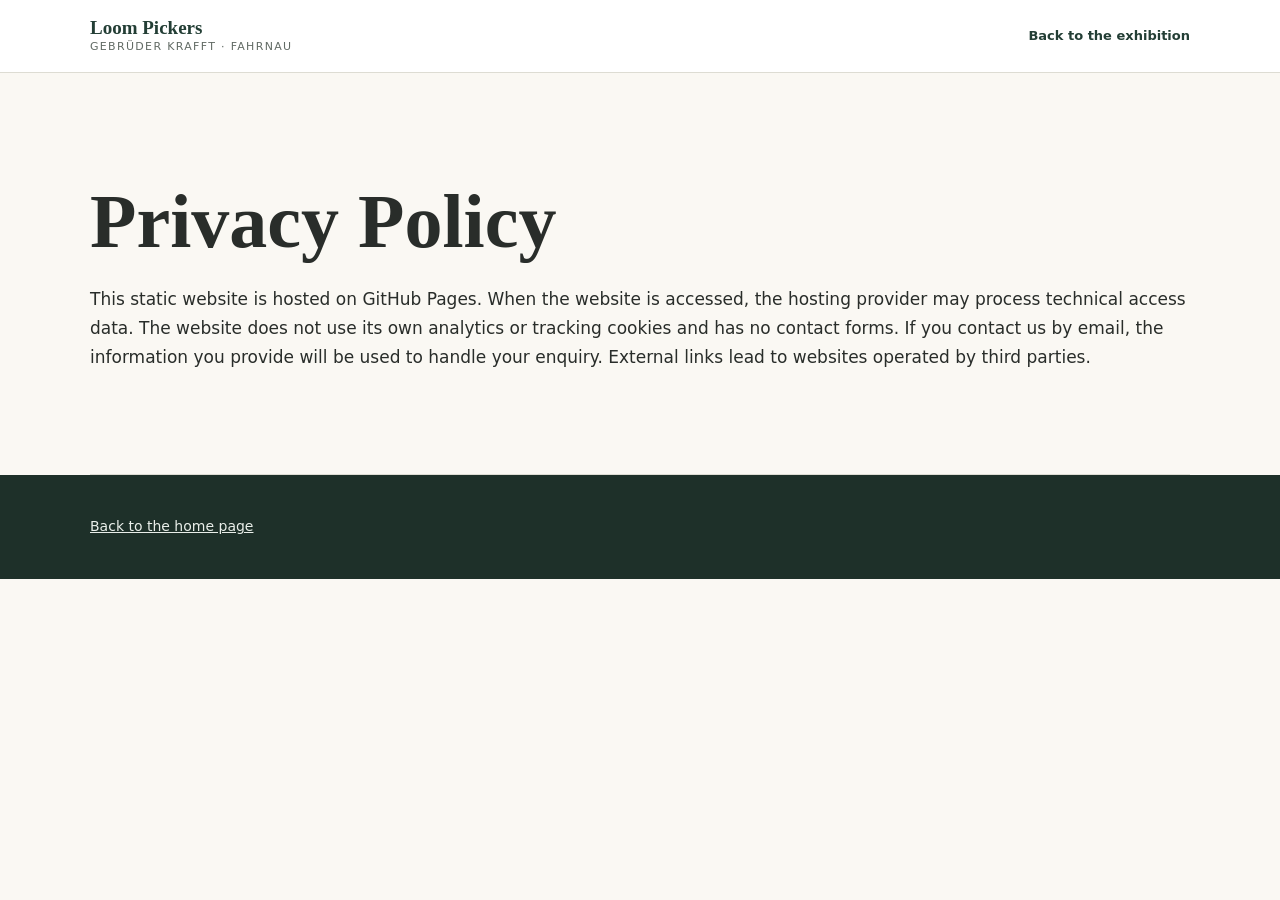
<file: en/datenschutz.html>
<!DOCTYPE html>
<html lang="en"><head><meta charset="utf-8"/><meta content="width=device-width,initial-scale=1" name="viewport"/><title>Privacy Policy | Gebrüder Krafft</title><link href="../style.css" rel="stylesheet"/></head><body><header class="top"><div class="wrap top-inner"><a class="brand" href="index.html">Loom Pickers <small>Gebrüder Krafft · Fahrnau</small></a><nav><a href="index.html">Back to the exhibition</a></nav></div></header><main class="wrap section"><h1>Privacy Policy</h1><p>This static website is hosted on GitHub Pages. When the website is accessed, the hosting provider may process technical access data. The website does not use its own analytics or tracking cookies and has no contact forms. If you contact us by email, the information you provide will be used to handle your enquiry. External links lead to websites operated by third parties.</p></main><footer class="footer"><div class="wrap"><a href="index.html">Back to the home page</a></div></footer></body></html>
</file>
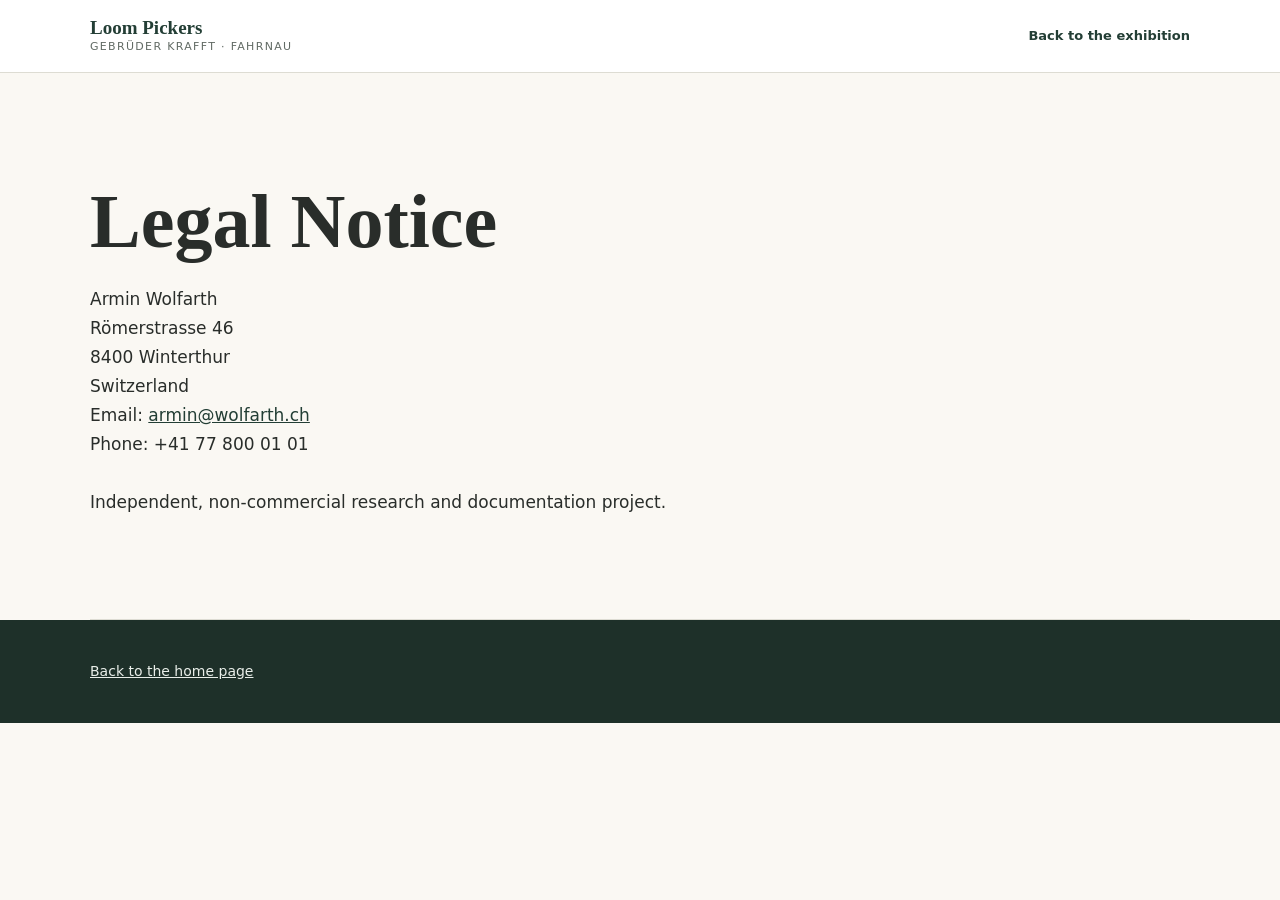
<file: en/impressum.html>
<!DOCTYPE html>
<html lang="en"><head><meta charset="utf-8"/><meta content="width=device-width,initial-scale=1" name="viewport"/><title>Legal Notice | Gebrüder Krafft</title><link href="../style.css" rel="stylesheet"/></head><body><header class="top"><div class="wrap top-inner"><a class="brand" href="index.html">Loom Pickers <small>Gebrüder Krafft · Fahrnau</small></a><nav><a href="index.html">Back to the exhibition</a></nav></div></header><main class="wrap section"><h1>Legal Notice</h1><p>Armin Wolfarth<br/>Römerstrasse 46<br/>8400 Winterthur<br/>Switzerland<br/>Email: <a href="mailto:armin@wolfarth.ch">armin@wolfarth.ch</a><br/>Phone: +41 77 800 01 01<br/><br/>Independent, non-commercial research and documentation project.</p></main><footer class="footer"><div class="wrap"><a href="index.html">Back to the home page</a></div></footer></body></html>
</file>
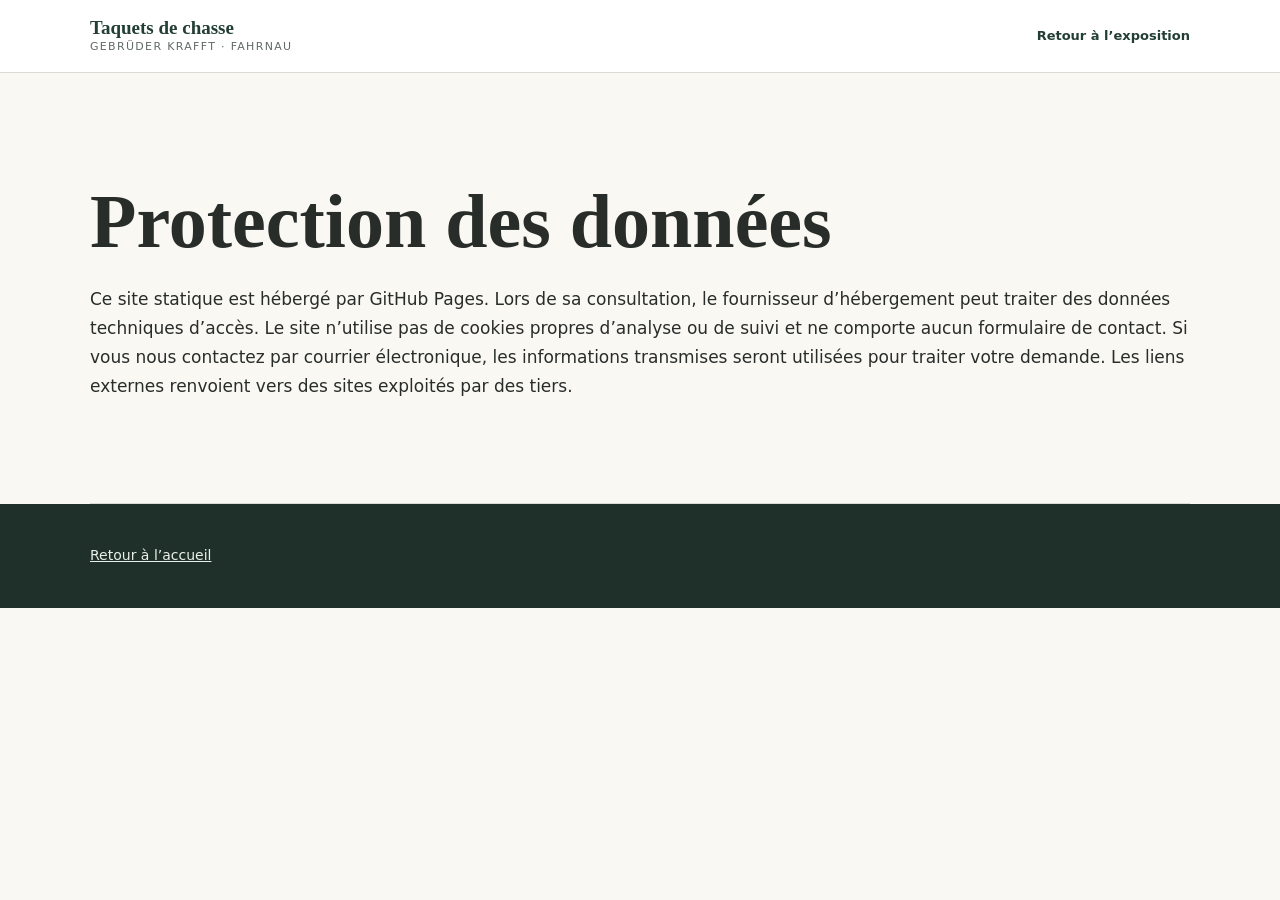
<file: fr/datenschutz.html>
<!DOCTYPE html>
<html lang="fr"><head><meta charset="utf-8"/><meta content="width=device-width,initial-scale=1" name="viewport"/><title>Protection des données | Gebrüder Krafft</title><link href="../style.css" rel="stylesheet"/></head><body><header class="top"><div class="wrap top-inner"><a class="brand" href="index.html">Taquets de chasse <small>Gebrüder Krafft · Fahrnau</small></a><nav><a href="index.html">Retour à l’exposition</a></nav></div></header><main class="wrap section"><h1>Protection des données</h1><p>Ce site statique est hébergé par GitHub Pages. Lors de sa consultation, le fournisseur d’hébergement peut traiter des données techniques d’accès. Le site n’utilise pas de cookies propres d’analyse ou de suivi et ne comporte aucun formulaire de contact. Si vous nous contactez par courrier électronique, les informations transmises seront utilisées pour traiter votre demande. Les liens externes renvoient vers des sites exploités par des tiers.</p></main><footer class="footer"><div class="wrap"><a href="index.html">Retour à l’accueil</a></div></footer></body></html>
</file>
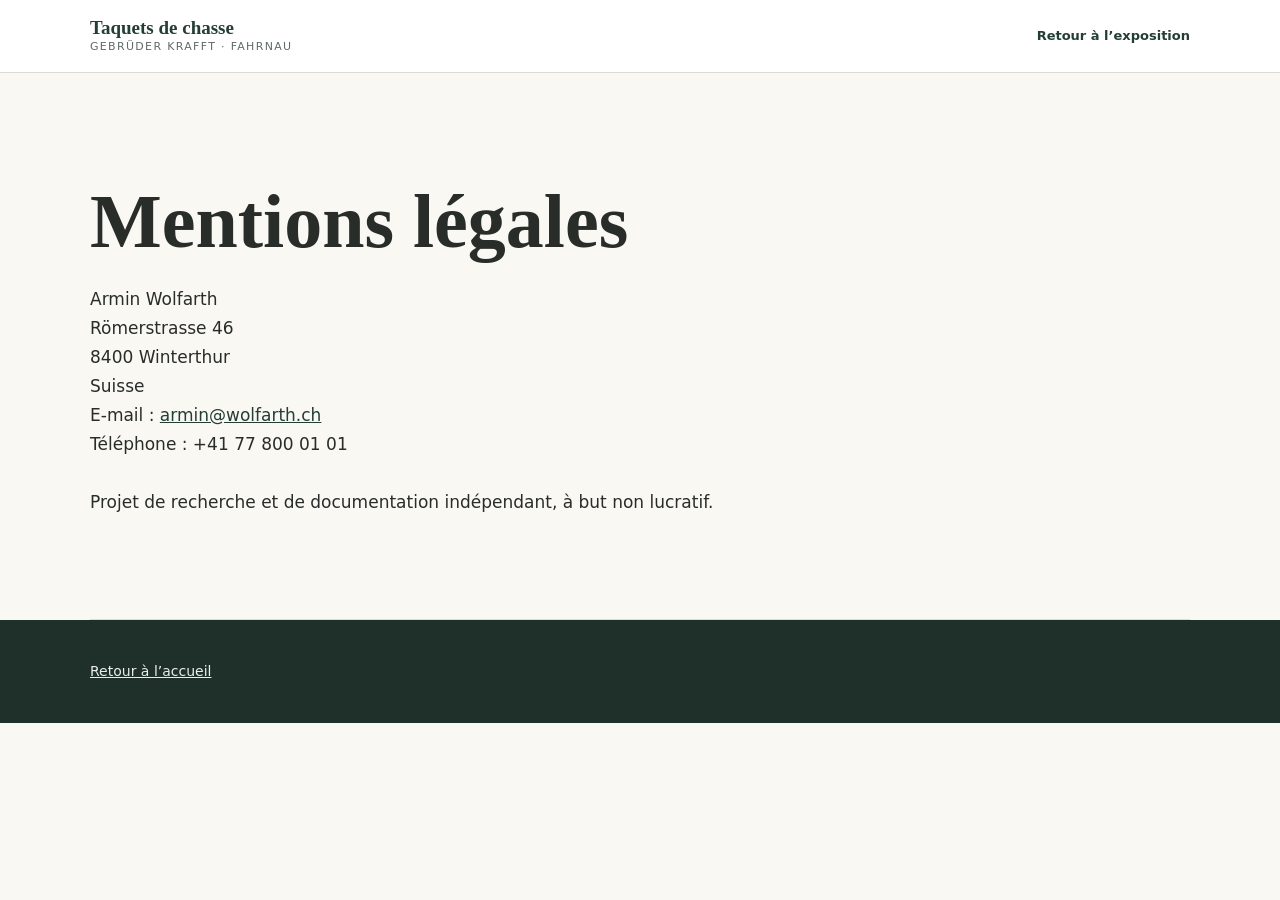
<file: fr/impressum.html>
<!DOCTYPE html>
<html lang="fr"><head><meta charset="utf-8"/><meta content="width=device-width,initial-scale=1" name="viewport"/><title>Mentions légales | Gebrüder Krafft</title><link href="../style.css" rel="stylesheet"/></head><body><header class="top"><div class="wrap top-inner"><a class="brand" href="index.html">Taquets de chasse <small>Gebrüder Krafft · Fahrnau</small></a><nav><a href="index.html">Retour à l’exposition</a></nav></div></header><main class="wrap section"><h1>Mentions légales</h1><p>Armin Wolfarth<br/>Römerstrasse 46<br/>8400 Winterthur<br/>Suisse<br/>E-mail : <a href="mailto:armin@wolfarth.ch">armin@wolfarth.ch</a><br/>Téléphone : +41 77 800 01 01<br/><br/>Projet de recherche et de documentation indépendant, à but non lucratif.</p></main><footer class="footer"><div class="wrap"><a href="index.html">Retour à l’accueil</a></div></footer></body></html>
</file>
<file: style.css>
:root{--ink:#292d2a;--muted:#626b65;--forest:#233e35;--sage:#e8eee7;--paper:#faf8f3;--line:#dddcd3;--copper:#9b633d}*{box-sizing:border-box}html{scroll-behavior:smooth}body{margin:0;background:var(--paper);color:var(--ink);font:17px/1.7 system-ui,-apple-system,BlinkMacSystemFont,"Segoe UI",sans-serif}a{color:var(--forest)}a:hover{text-decoration-color:var(--copper)}.wrap{width:min(1100px,calc(100% - 42px));margin:auto}.top{background:#fff;border-bottom:1px solid var(--line);position:sticky;top:0;z-index:10}.top-inner{display:flex;align-items:center;justify-content:space-between;gap:20px;min-height:72px}.brand{font-family:Georgia,serif;font-size:19px;font-weight:700;text-decoration:none;line-height:1.15}.brand small{display:block;font:11px/1.5 system-ui;letter-spacing:.12em;text-transform:uppercase;color:var(--muted)}nav{display:flex;gap:20px;flex-wrap:wrap}nav a{text-decoration:none;font-size:13px;font-weight:650}.hero{background:var(--forest);color:#fff;overflow:hidden}.hero-grid{display:grid;grid-template-columns:1.12fr .88fr;min-height:540px;align-items:center;gap:50px}.eyebrow{text-transform:uppercase;letter-spacing:.17em;font-size:12px;font-weight:700;color:#cfb99b}h1,h2,h3{font-family:Georgia,'Times New Roman',serif;line-height:1.15}h1{font-size:clamp(43px,6vw,76px);margin:20px 0}h2{font-size:clamp(32px,4vw,46px);margin:0 0 22px}h3{font-size:24px;margin:0 0 10px}.hero p{max-width:540px;font-size:19px;color:#e2e9e2}.hero img{width:100%;max-height:455px;object-fit:contain;filter:drop-shadow(0 15px 22px #0005)}.hero figure{margin:0;padding:30px 0;text-align:center}.hero figcaption{font-size:12px;color:#c3d1c6}.button{display:inline-block;padding:11px 21px;background:#e6d5b7;color:#233e35;text-decoration:none;font-weight:750;border-radius:3px;margin-top:15px}.section{padding:85px 0;border-bottom:1px solid var(--line)}.intro{font-size:21px;max-width:820px;color:#45524b}.two{display:grid;grid-template-columns:1fr 1fr;gap:70px;align-items:center}.facts{display:grid;grid-template-columns:repeat(3,1fr);gap:20px;margin-top:40px}.fact{background:white;border:1px solid var(--line);padding:25px}.fact strong{display:block;font:25px Georgia,serif;color:var(--forest);margin-bottom:8px}.muted{color:var(--muted)}.story{background:#f0ede4}.quote{font:italic 25px/1.55 Georgia,serif;border-left:4px solid var(--copper);padding-left:26px;margin:30px 0}.gallery{display:grid;grid-template-columns:repeat(3,1fr);gap:20px;margin-top:34px}.gallery figure{margin:0;background:#fff;border:1px solid var(--line);padding:13px}.gallery img{width:100%;height:410px;object-fit:contain;background:#f7f4ee}.gallery figcaption{font-size:13px;line-height:1.5;color:var(--muted);padding:12px 4px 4px}.gallery a{display:block}.note{padding:22px 25px;background:var(--sage);border-left:3px solid var(--forest);margin-top:25px}.source{padding:17px 0;border-top:1px solid var(--line)}.source strong{display:block}.footer{background:#1e3029;color:#e9eee9;padding:40px 0;font-size:14px}.footer a{color:#e9eee9}.footer-inner{display:flex;justify-content:space-between;gap:30px;flex-wrap:wrap}.footer p{margin:0}img{max-width:100%}@media(max-width:800px){.hero-grid,.two{grid-template-columns:1fr}.hero-grid{gap:0;padding-top:50px}.hero figure{padding:0 0 25px}.facts,.gallery{grid-template-columns:1fr}nav{gap:12px}.top-inner{align-items:flex-start;flex-direction:column;padding:12px 0}.section{padding:55px 0}.gallery img{height:430px}}@media(prefers-reduced-motion:reduce){html{scroll-behavior:auto}}
</file>
